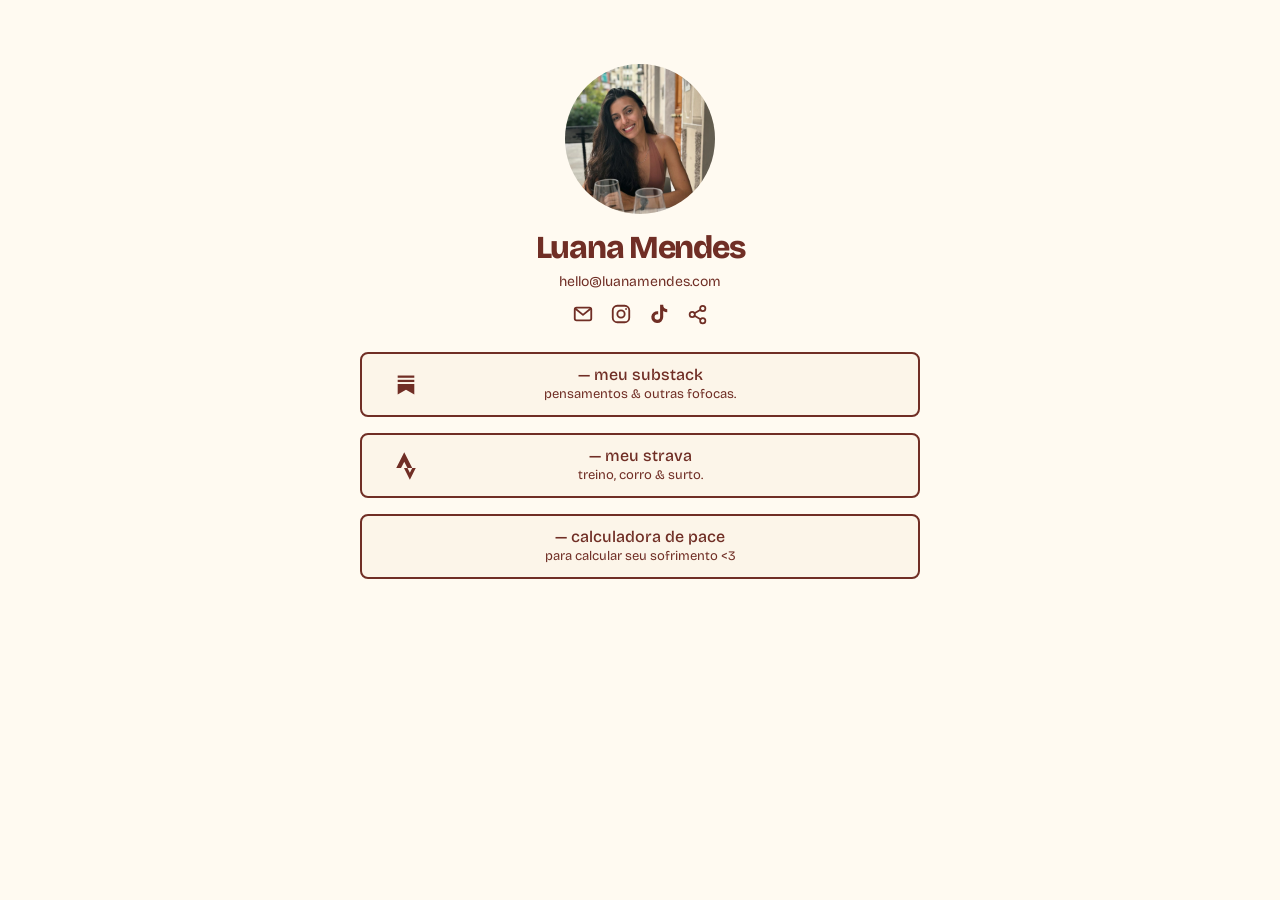
<file: index.html>
<!doctype html>
<html lang="pt-BR">
<head>
  <meta charset="utf-8">
  <meta name="viewport" content="width=device-width, initial-scale=1, viewport-fit=cover">
  <title>Luana Mendes</title>
  <meta name="description" content="Luana Mendes · Substack, Strava e calculadora de pace.">
  <meta name="theme-color" content="#FFFAF1">

  <meta property="og:type" content="website">
  <meta property="og:title" content="Luana Mendes">
  <meta property="og:description" content="Substack, Strava e calculadora de pace.">
  <meta property="og:url" content="https://luanamendes.com/">
  <meta property="og:image" content="https://luanamendes.com/portfolio/img/hero-luana.jpg">
  <link rel="icon" type="image/svg+xml" href="portfolio/img/favicon.svg">
  <link rel="icon" type="image/png" sizes="32x32" href="portfolio/img/favicon-32.png">
  <link rel="apple-touch-icon" href="portfolio/img/apple-touch-icon.png">

  <link rel="preconnect" href="https://fonts.googleapis.com">
  <link rel="preconnect" href="https://fonts.gstatic.com" crossorigin>
  <link rel="stylesheet" href="https://fonts.googleapis.com/css2?family=Bricolage+Grotesque:opsz,wght@12..96,400;12..96,500;12..96,600;12..96,800&display=swap">

  <link rel="stylesheet" href="style.css">
</head>
<body>
  <main class="page">


    <!-- Perfil -->
    <header class="profile">
      <img class="profile__photo" src="portfolio/img/hero-luana.jpg" width="150" height="150" alt="Luana Mendes">
      <h1 class="profile__name">Luana Mendes</h1>
      <button class="profile__email" id="copy-email" type="button" title="clique para copiar" data-email="hello@luanamendes.com">hello@luanamendes.com</button>
      <ul class="socials">
        <li>
          <a href="mailto:hello@luanamendes.com" aria-label="Mandar e-mail para hello@luanamendes.com">
            <svg viewBox="0 0 24 24" fill="none" stroke="currentColor" stroke-width="2" stroke-linejoin="round" aria-hidden="true"><rect x="3" y="5" width="18" height="14" rx="2"/><path d="m3.5 6 8.5 7 8.5-7"/></svg>
          </a>
        </li>
        <li>
          <a href="https://instagram.com/luuanamendes" target="_blank" rel="noopener" aria-label="Instagram @luuanamendes">
            <svg viewBox="0 0 24 24" fill="none" stroke="currentColor" stroke-width="2" aria-hidden="true"><rect x="3" y="3" width="18" height="18" rx="5"/><circle cx="12" cy="12" r="4"/><circle cx="17.5" cy="6.5" r="1" fill="currentColor" stroke="none"/></svg>
          </a>
        </li>
        <li>
          <a href="https://www.tiktok.com/@luuanamendesdaily" target="_blank" rel="noopener" aria-label="TikTok @luuanamendesdaily">
            <svg viewBox="0 0 24 24" aria-hidden="true"><path fill="currentColor" d="M16.6 2h-3.4v13.4a3 3 0 1 1-3-3c.3 0 .6 0 .9.1V9a6.5 6.5 0 1 0 5.5 6.4V8.8a8 8 0 0 0 4.4 1.3V6.7a4.4 4.4 0 0 1-4.4-4.4V2Z"/></svg>
          </a>
        </li>
        <li>
          <button class="share" id="share" type="button" aria-label="Compartilhar esta página" data-url="https://luanamendes.com/" data-title="Luana Mendes">
            <svg viewBox="0 0 24 24" fill="none" stroke="currentColor" stroke-width="2" stroke-linecap="round" stroke-linejoin="round" aria-hidden="true"><circle cx="18" cy="5" r="3"/><circle cx="6" cy="12" r="3"/><circle cx="18" cy="19" r="3"/><path d="m8.6 13.5 6.8 4M15.4 6.5l-6.8 4"/></svg>
          </button>
        </li>
      </ul>
    </header>

    <!-- Links -->
    <ul class="links">
      <li>
        <a class="link" href="https://substack.com/@luuanamendes" target="_blank" rel="noopener">
          <img class="link__icon" src="img/logo-sub.svg" alt="">
          <span class="link__title">— meu substack</span>
          <span class="link__sub">pensamentos &amp; outras fofocas.</span>
        </a>
      </li>
      <li>
        <a class="link" href="https://www.strava.com/athletes/127046075" target="_blank" rel="noopener">
          <img class="link__icon" src="img/logo-strava.svg" alt="">
          <span class="link__title">— meu strava</span>
          <span class="link__sub">treino, corro &amp; surto.</span>
        </a>
      </li>
      <li>
        <a class="link link--no-icon" href="https://pacera-theta.vercel.app/calculadora.html" target="_blank" rel="noopener">
          <span class="link__title">— calculadora de pace</span>
          <span class="link__sub">para calcular seu sofrimento &lt;3</span>
        </a>
      </li>
    </ul>

  </main>

  <div class="toast" id="toast" role="status" aria-live="polite" hidden>link copiado ✓</div>

  <script src="script.js"></script>
</body>
</html>
</file>
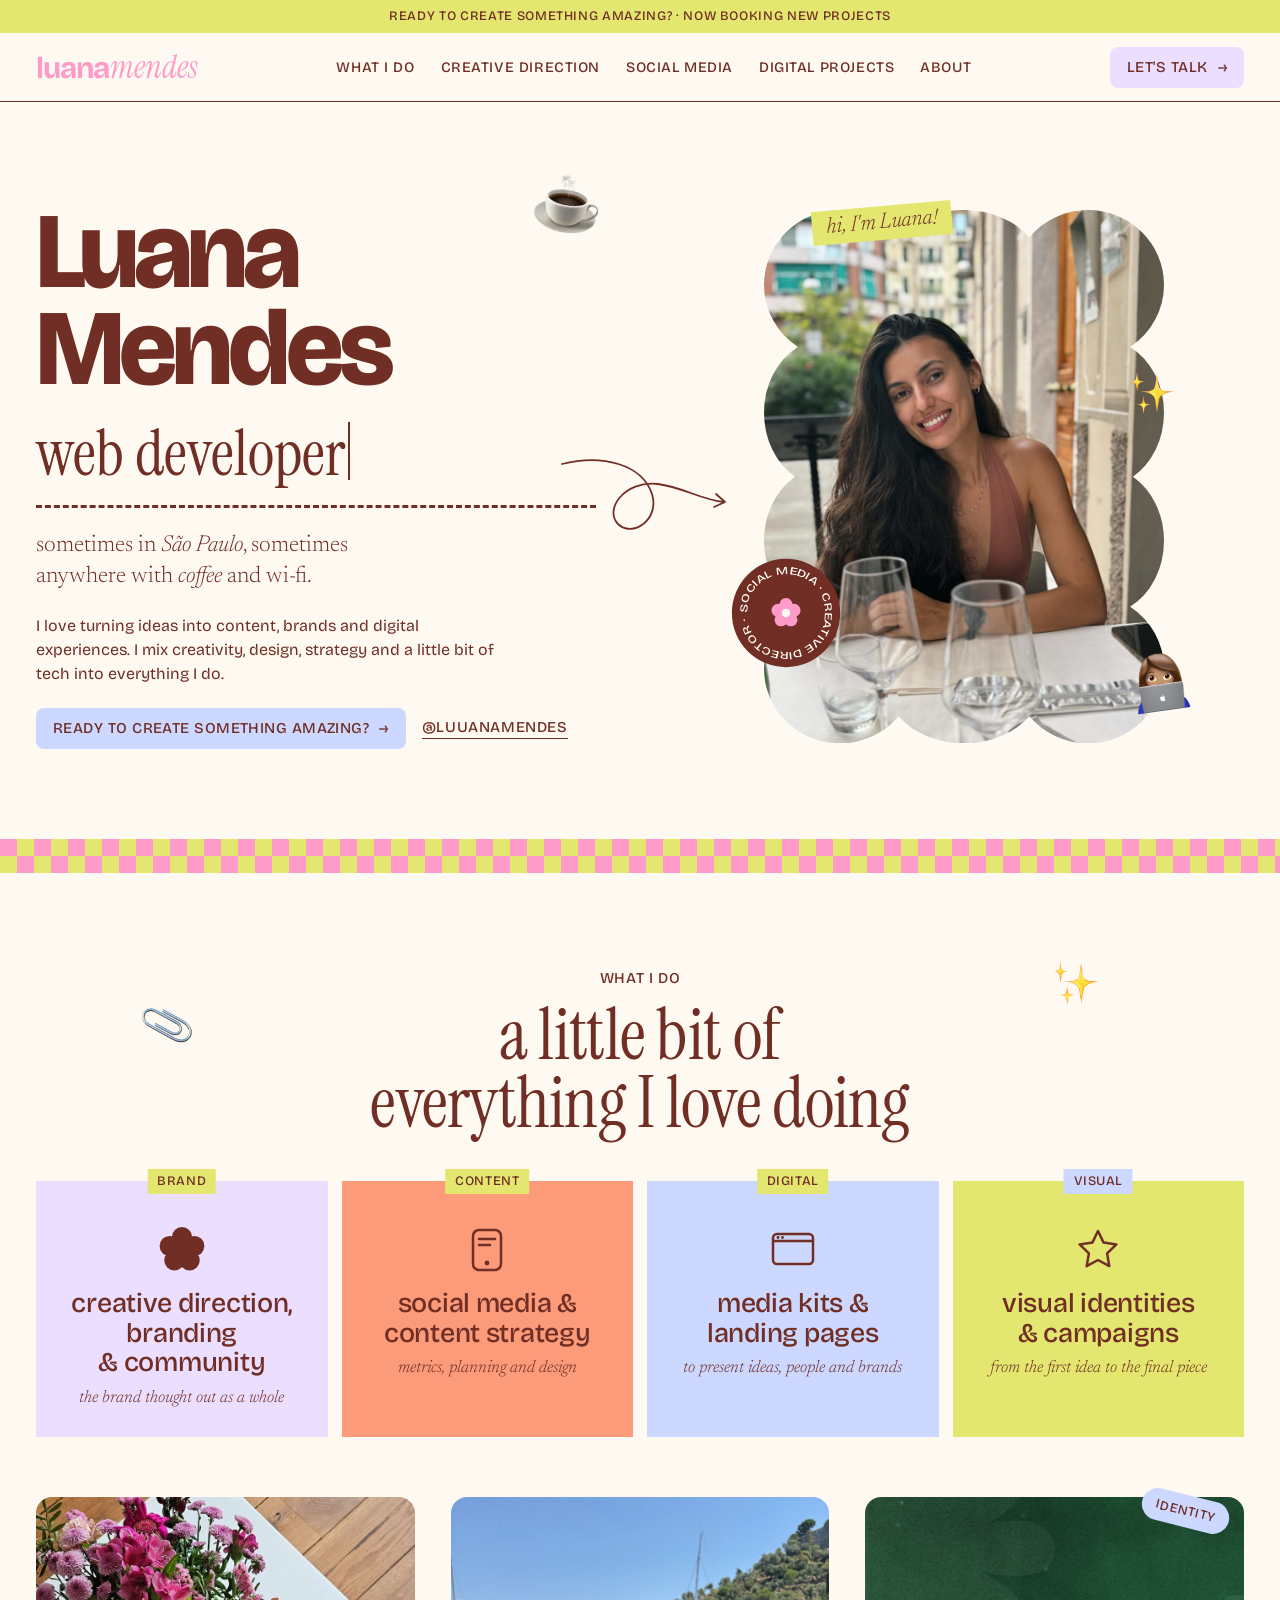
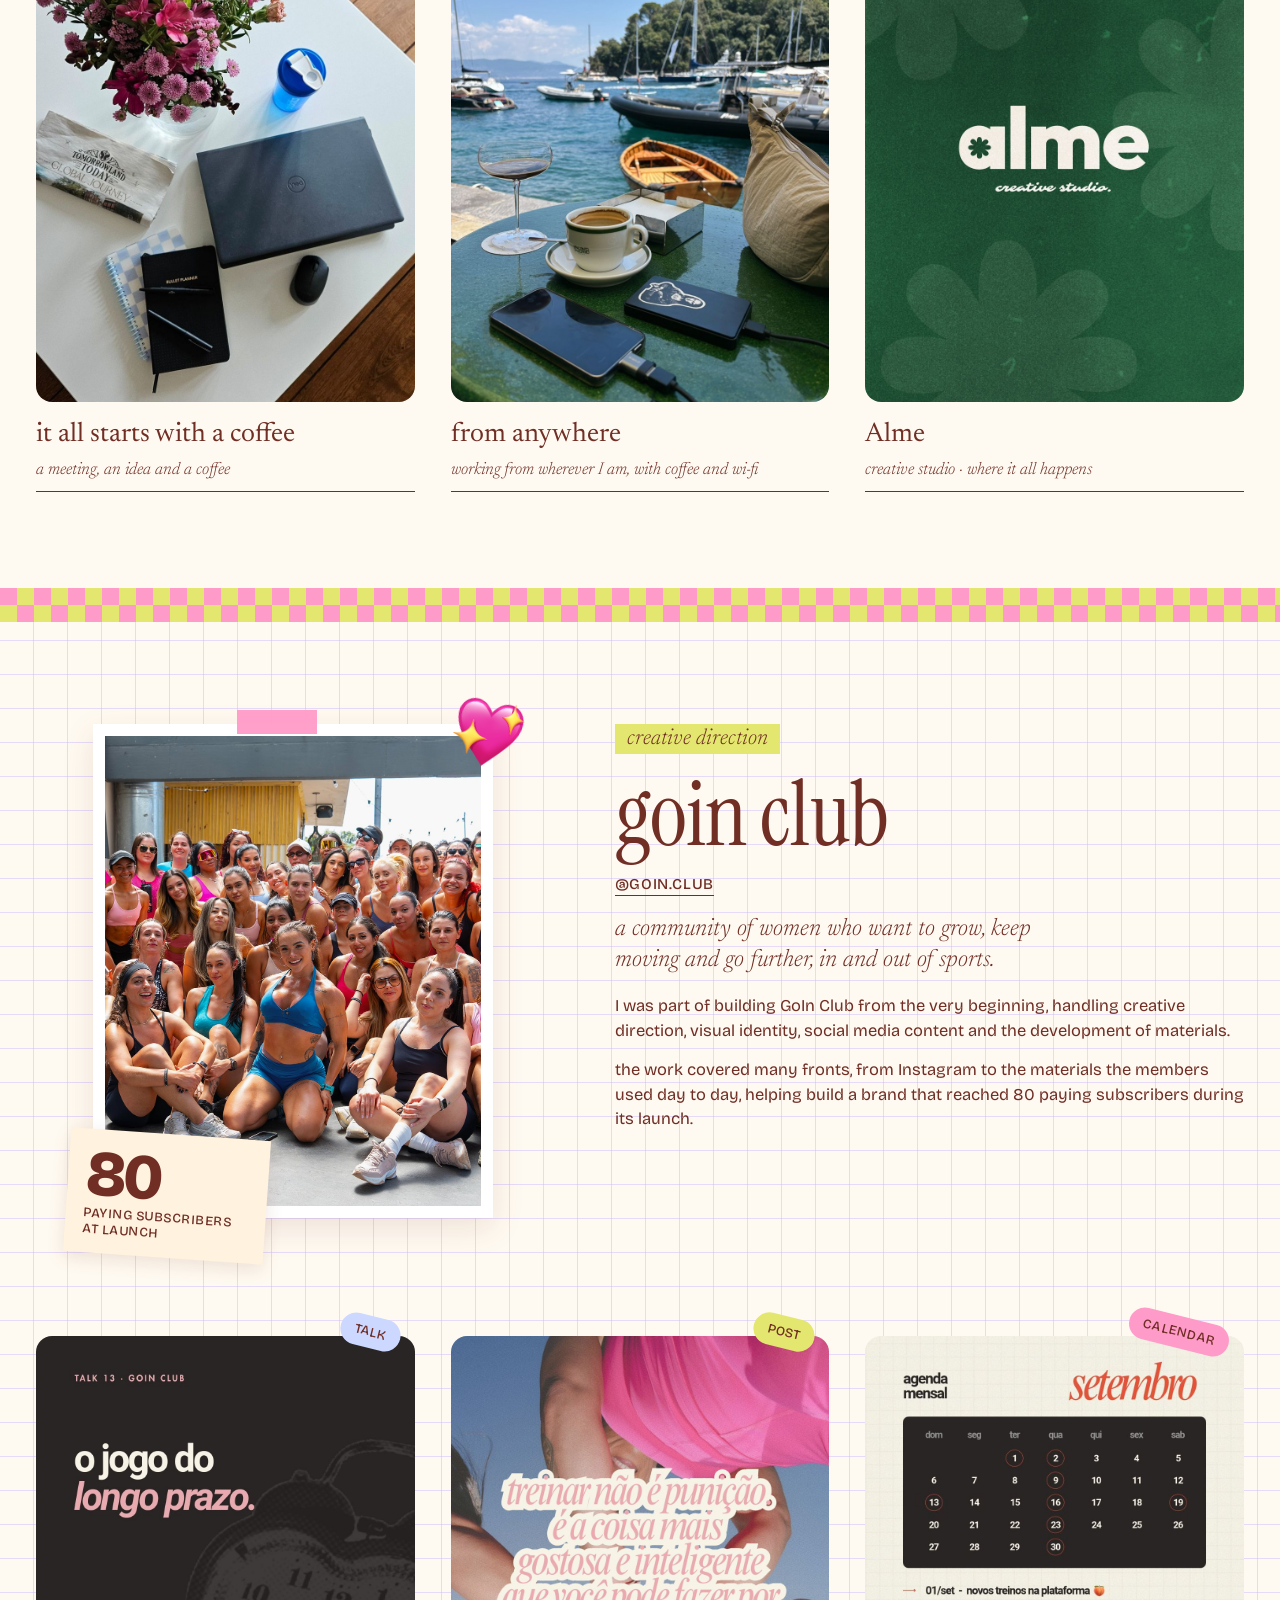
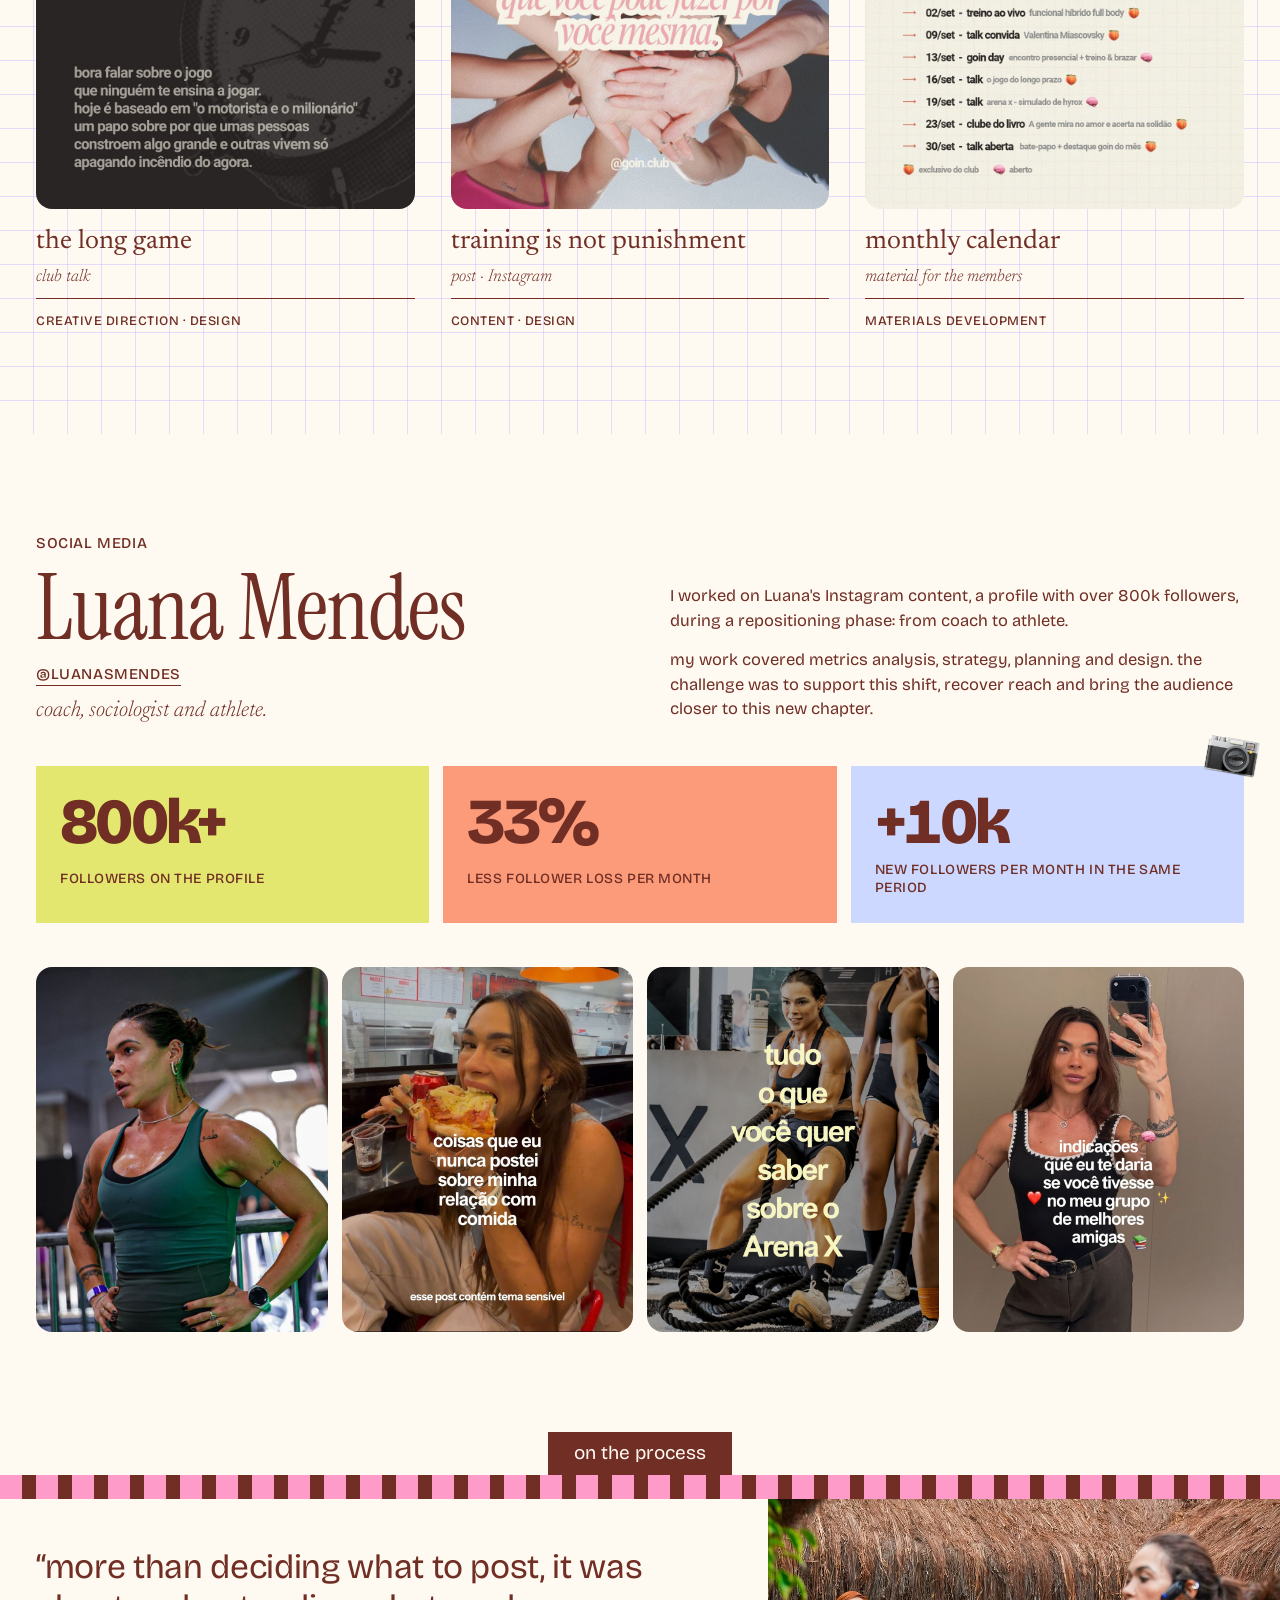
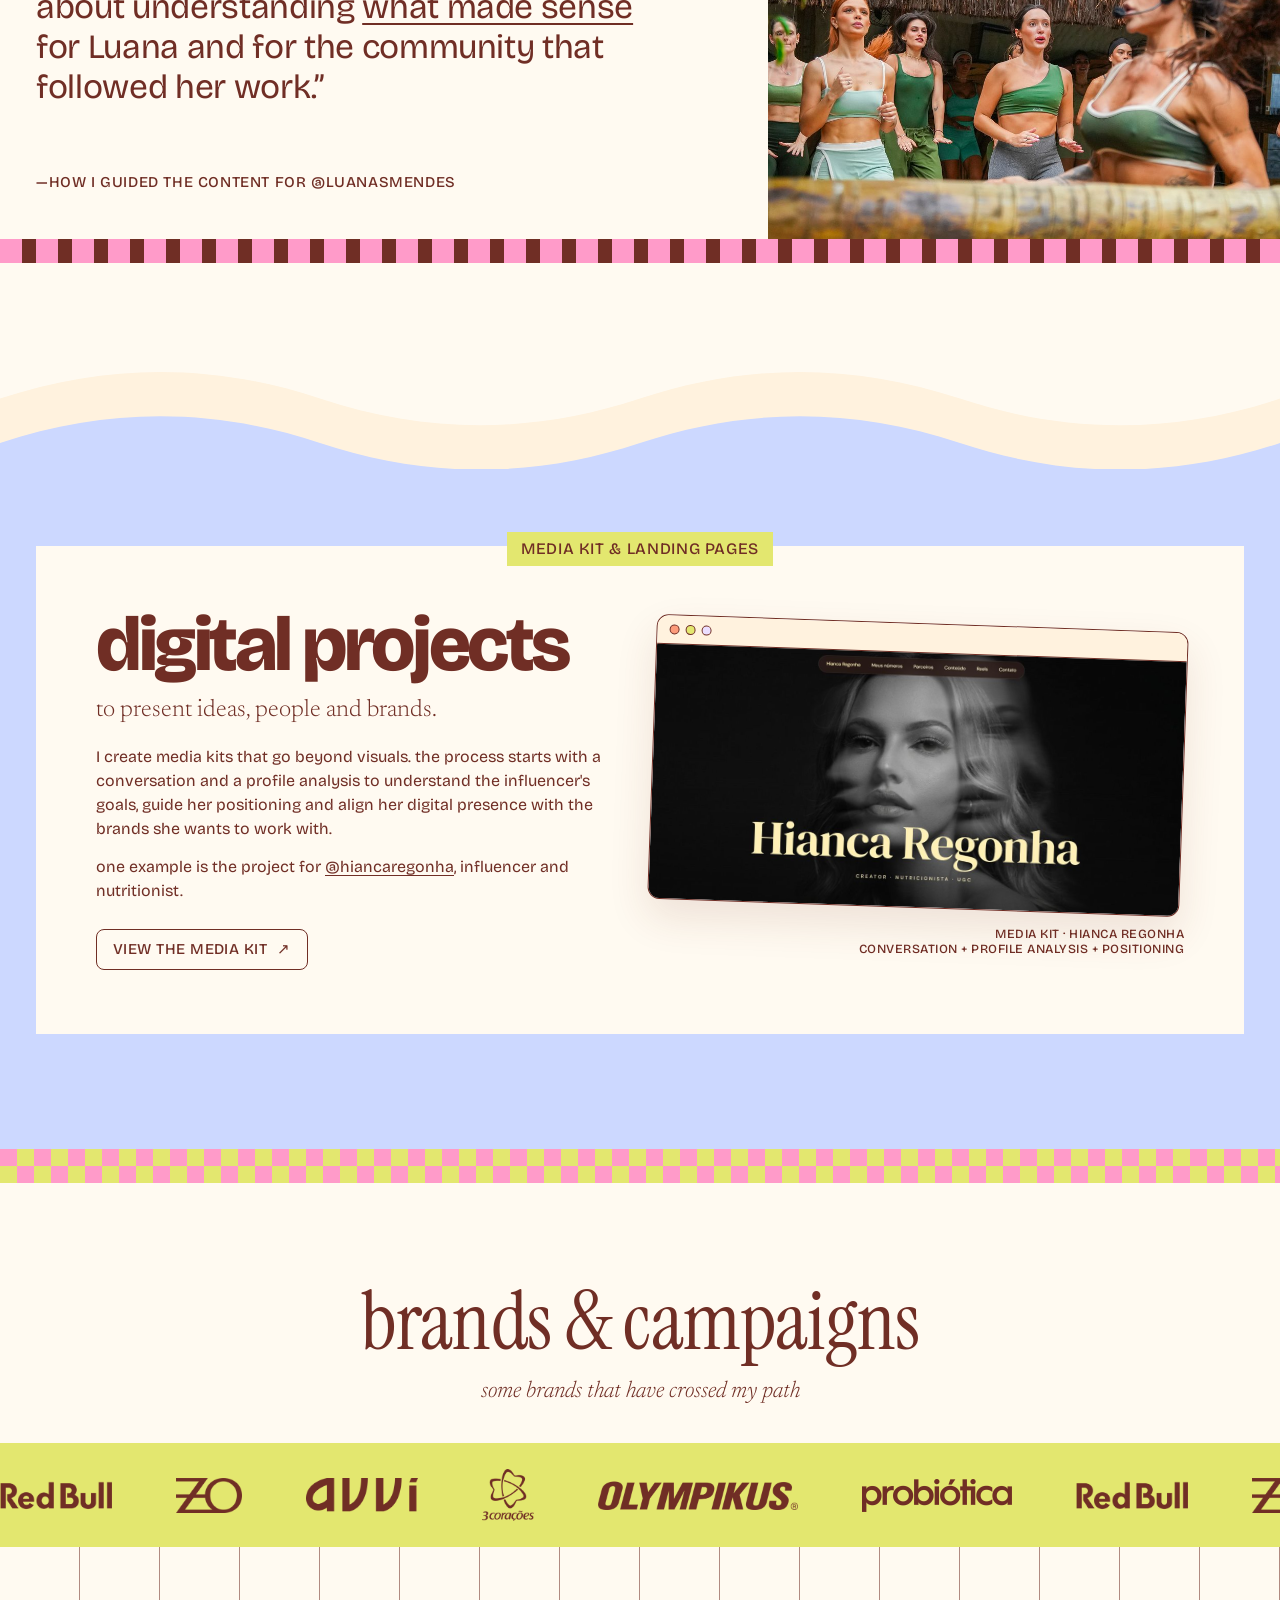
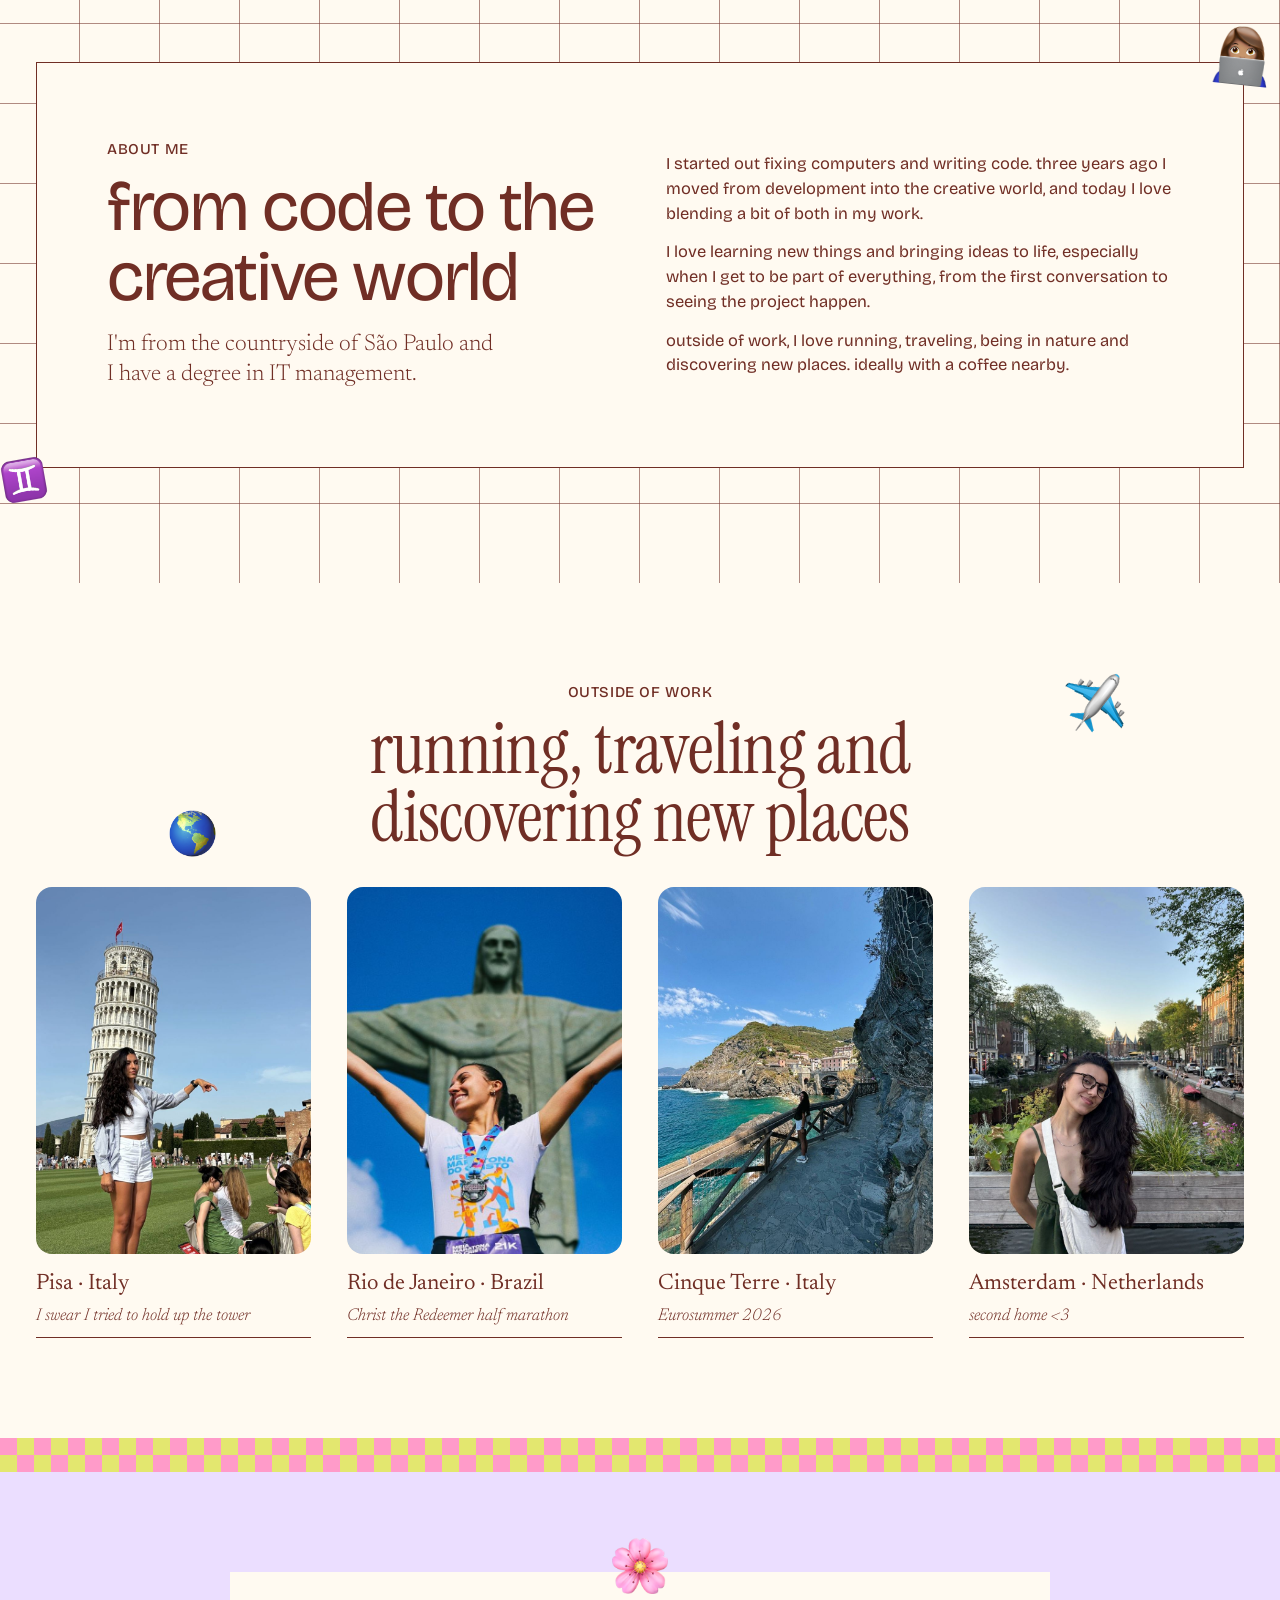
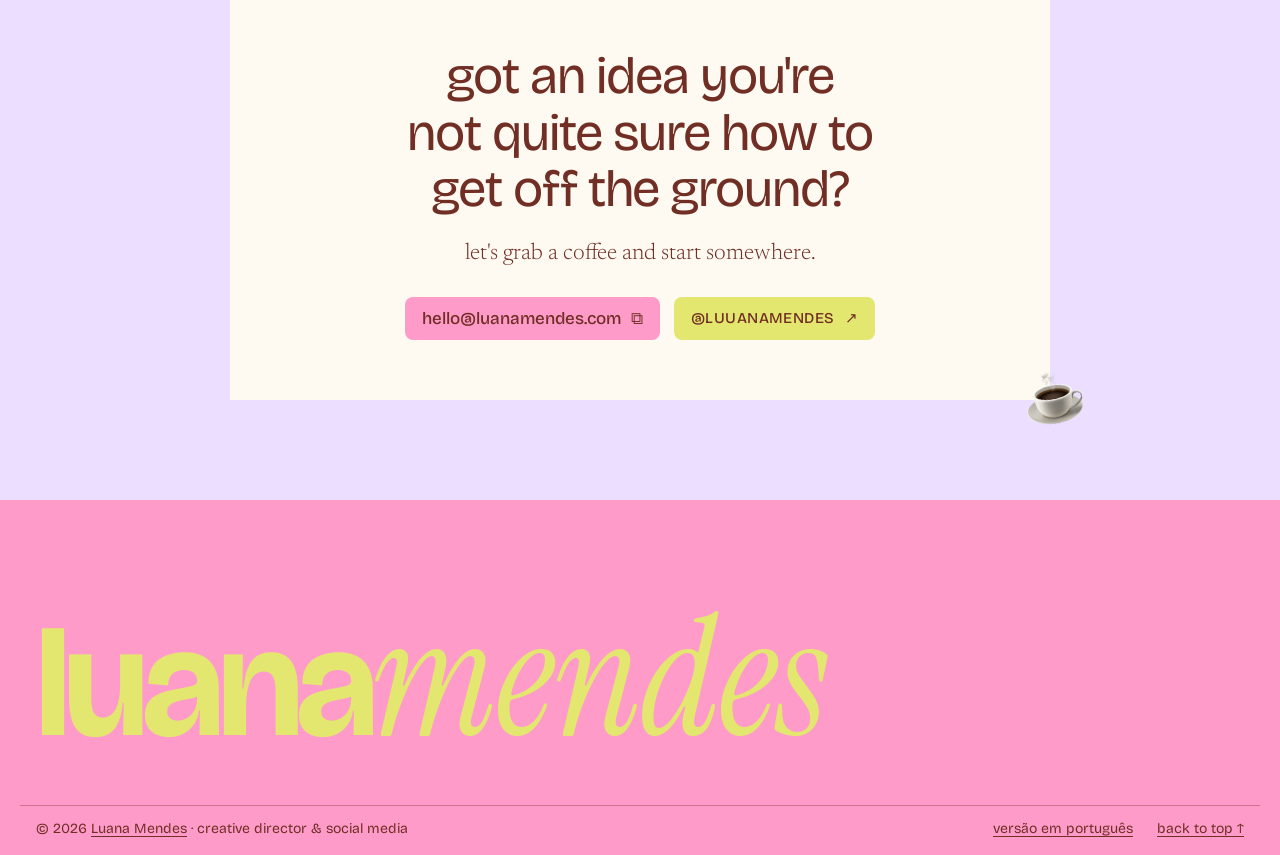
<file: portfolio-en/index.html>
<!doctype html>
<html lang="en">
<head>
  <meta charset="utf-8">
  <meta name="viewport" content="width=device-width, initial-scale=1, viewport-fit=cover">
  <title>Luana Mendes Portfolio</title>
  <meta name="description" content="Luana Mendes · creative director & social media. Creative direction, branding, social media, media kits and landing pages.">
  <meta name="theme-color" content="#FFFAF1">
  <link rel="canonical" href="https://luanamendes.com/portfolio-en/">

  <!-- Capa para links compartilhados (WhatsApp, Instagram, LinkedIn...) -->
  <meta property="og:type" content="website">
  <meta property="og:url" content="https://luanamendes.com/portfolio-en/">
  <meta property="og:locale" content="en_US">
  <meta property="og:title" content="Luana Mendes · portfolio">
  <meta property="og:description" content="Creative director & social media. Creative direction, branding, social media, media kits and landing pages.">
  <meta property="og:image" content="https://luanamendes.com/portfolio/img/og-cover.jpg">
  <meta property="og:image:width" content="1200">
  <meta property="og:image:height" content="630">
  <meta property="og:image:alt" content="Cover of Luana Mendes' portfolio, creative director and social media">
  <meta name="twitter:card" content="summary_large_image">
  <meta name="twitter:image" content="https://luanamendes.com/portfolio/img/og-cover.jpg">

  <!-- Ícone da aba -->
  <link rel="icon" type="image/svg+xml" href="../portfolio/img/favicon.svg">
  <link rel="icon" type="image/png" sizes="32x32" href="../portfolio/img/favicon-32.png">
  <link rel="apple-touch-icon" href="../portfolio/img/apple-touch-icon.png">

  <!-- Fontes -->
  <link rel="preconnect" href="https://fonts.googleapis.com">
  <link rel="preconnect" href="https://fonts.gstatic.com" crossorigin>
  <link rel="stylesheet" href="https://fonts.googleapis.com/css2?family=Bricolage+Grotesque:opsz,wght@12..96,400;12..96,500;12..96,700;12..96,800&family=Instrument+Serif:ital@0;1&family=Newsreader:ital,opsz,wght@0,6..72,300;0,6..72,400;1,6..72,300;1,6..72,400&display=swap">

  <link rel="alternate" hreflang="pt-BR" href="https://luanamendes.com/portfolio/">

  <link rel="stylesheet" href="../portfolio/style.css">
</head>
<body>

  <!-- Formas reutilizadas: recorte da foto e flor -->
  <svg width="0" height="0" style="position:absolute" aria-hidden="true">
    <defs>
      <clipPath id="cloud" clipPathUnits="objectBoundingBox">
        <rect x=".15" y=".11" width=".7" height=".78"/>
        <ellipse cx=".19" cy=".14" rx=".19" ry=".14"/>
        <ellipse cx=".5" cy=".12" rx=".2" ry=".12"/>
        <ellipse cx=".81" cy=".14" rx=".19" ry=".14"/>
        <ellipse cx=".16" cy=".38" rx=".16" ry=".14"/>
        <ellipse cx=".84" cy=".38" rx=".16" ry=".14"/>
        <ellipse cx=".16" cy=".62" rx=".16" ry=".14"/>
        <ellipse cx=".84" cy=".62" rx=".16" ry=".14"/>
        <ellipse cx=".19" cy=".86" rx=".19" ry=".14"/>
        <ellipse cx=".5" cy=".88" rx=".2" ry=".12"/>
        <ellipse cx=".81" cy=".86" rx=".19" ry=".14"/>
      </clipPath>
      <symbol id="flower" viewBox="0 0 100 100">
        <circle cx="50" cy="22" r="22"/>
        <circle cx="76.6" cy="41.3" r="22"/>
        <circle cx="66.5" cy="72.7" r="22"/>
        <circle cx="33.5" cy="72.7" r="22"/>
        <circle cx="23.4" cy="41.3" r="22"/>
        <circle cx="50" cy="50" r="26"/>
      </symbol>
    </defs>
  </svg>

  <!-- Barra de aviso -->
  <div class="announce">
    <span>ready to create something amazing?</span><span class="desktop-only"> · </span><span>now booking new projects</span>
  </div>

  <!-- Menu -->
  <header class="site-header">
    <div class="wrap">
      <a class="logo" href="#topo" aria-label="Luana Mendes, home"><b>luana</b><i>mendes</i></a>
      <nav aria-label="Sections">
        <ul class="nav-links">
          <li><a href="#projetos">what I do</a></li>
          <li><a href="#goin">creative direction</a></li>
          <li><a href="#social">social media</a></li>
          <li><a href="#mediakit">digital projects</a></li>
          <li><a href="#sobre">about</a></li>
        </ul>
      </nav>
      <a class="btn btn--talk" href="#contato"><span>let's<br class="mobile-only"> talk</span> <span class="btn__arrow">→</span></a>
    </div>
  </header>

  <main id="topo">

    <!-- Capa -->
    <section class="hero">
      <div class="wrap">
        <div class="hero__text">
          <img class="emoji emoji--hero-coffee" src="../portfolio/img/emoji-cafe.png" alt="" aria-hidden="true">
          <h1 class="hero__title">Luana<br>Mendes</h1>
          <p class="typer" aria-label="web developer, creative director and social media">
            <span id="typer-text" data-words="web developer|creative director|social media">web developer</span><span class="typer__cursor" aria-hidden="true"></span>
          </p>
          <p class="hero__lede">sometimes in <em>São Paulo</em>, sometimes anywhere with <em>coffee</em> and wi-fi.</p>
          <p class="hero__intro">I love turning ideas into content, brands and digital experiences. I mix creativity, design, strategy and a little bit of tech into everything I do.</p>
          <div class="hero__actions">
            <a class="btn btn--blue" href="#contato">ready to create something amazing? <span class="btn__arrow">→</span></a>
            <a class="handle" href="https://instagram.com/luuanamendes" target="_blank" rel="noopener">@luuanamendes</a>
          </div>
          <svg class="hero__squiggle" viewBox="0 0 170 100" fill="none" aria-hidden="true">
            <path d="M2 20c40-10 80 0 90 30 8 26-20 44-34 30-14-14 6-44 40-40 24 3 44 16 66 18" stroke="currentColor" stroke-width="1.8" stroke-linecap="round"/>
            <path d="M156 50l9 8-11 5" stroke="currentColor" stroke-width="1.8" stroke-linecap="round" stroke-linejoin="round"/>
          </svg>
        </div>

        <div class="hero__photo">
          <span class="hero__hi">hi, I'm Luana!</span>
          <img class="emoji emoji--hero-shine" src="../portfolio/img/emoji-shine.png" alt="" aria-hidden="true">
          <img class="emoji emoji--hero-tech emoji--desktop" src="../portfolio/img/emoji-tech.png" alt="" aria-hidden="true">
          <div class="hero__cloud">
            <img src="../portfolio/img/hero-luana.jpg" alt="Luana smiling at a restaurant table">
          </div>
          <div class="seal" aria-hidden="true">
            <svg viewBox="0 0 120 120">
              <defs>
                <path id="seal-ring" d="M60 60m-42 0a42 42 0 1 1 84 0a42 42 0 1 1-84 0"/>
              </defs>
              <circle cx="60" cy="60" r="58" fill="#702E25"/>
              <text fill="#FFFAF1" font-family="Bricolage Grotesque, Arial" font-size="11.5" font-weight="500" textLength="258" lengthAdjust="spacingAndGlyphs">
                <textPath href="#seal-ring" textLength="258" lengthAdjust="spacingAndGlyphs">SOCIAL MEDIA · CREATIVE DIRECTOR ·</textPath>
              </text>
              <use href="#flower" x="44" y="44" width="32" height="32" fill="#FF9BC9"/>
              <circle cx="60" cy="60" r="4.5" fill="#FFFAF1"/>
            </svg>
          </div>
        </div>
      </div>
    </section>

    <div class="checker" aria-hidden="true"></div>

    <!-- O que eu faço -->
    <section class="services" id="projetos">
      <div class="wrap">
        <div class="section-head">
          <p class="eyebrow">what I do</p>
          <h2 class="serif-title">a little bit of everything I love doing</h2>
          <img class="emoji emoji--services-shine" src="../portfolio/img/emoji-shine.png" alt="" aria-hidden="true">
          <img class="emoji emoji--services-clip emoji--desktop" src="../portfolio/img/emoji-paperclip.png" alt="" aria-hidden="true">
        </div>

        <div class="services__grid">
          <article class="service service--lavender">
            <span class="tag">brand</span>
            <svg class="service__icon" viewBox="0 0 46 46" aria-hidden="true"><use href="#flower" width="46" height="46" fill="currentColor"/></svg>
            <h3>creative direction, branding &amp; community</h3>
            <p>the brand thought out as a whole</p>
          </article>
          <article class="service service--coral">
            <span class="tag">content</span>
            <svg class="service__icon" viewBox="0 0 46 46" fill="none" stroke="currentColor" stroke-width="2.5" stroke-linecap="round" aria-hidden="true">
              <rect x="9" y="3" width="28" height="40" rx="6"/>
              <path d="M15 12h16M15 18h11"/>
              <circle cx="23" cy="36" r="2.4" fill="currentColor" stroke="none"/>
            </svg>
            <h3>social media &amp; content strategy</h3>
            <p>metrics, planning and design</p>
          </article>
          <article class="service service--blue">
            <span class="tag">digital</span>
            <svg class="service__icon" viewBox="0 0 46 46" fill="none" stroke="currentColor" stroke-width="2.5" aria-hidden="true">
              <rect x="3" y="7" width="40" height="30" rx="4"/>
              <path d="M3 14h40"/>
              <circle cx="8" cy="10.5" r="1.4" fill="currentColor" stroke="none"/>
              <circle cx="12.5" cy="10.5" r="1.4" fill="currentColor" stroke="none"/>
            </svg>
            <h3>media kits &amp; landing pages</h3>
            <p>to present ideas, people and brands</p>
          </article>
          <article class="service service--lime">
            <span class="tag">visual</span>
            <svg class="service__icon" viewBox="0 0 46 46" fill="none" stroke="currentColor" stroke-width="2.5" stroke-linejoin="round" aria-hidden="true">
              <path d="M23 4l5.6 11.6 12.8 1.8-9.3 9 2.2 12.7L23 33l-11.3 6.1 2.2-12.7-9.3-9 12.8-1.8z"/>
            </svg>
            <h3>visual identities &amp; campaigns</h3>
            <p>from the first idea to the final piece</p>
          </article>
        </div>

        <div class="cards">
          <div class="card">
            <div class="card__media"><img src="../portfolio/img/servico-processo.jpg" alt="Work desk with laptop, notebook and flowers"></div>
            <h3 class="card__title">it all starts with a coffee</h3>
            <p class="card__caption">a meeting, an idea and a coffee</p>
          </div>
          <div class="card">
            <div class="card__media"><img src="../portfolio/img/servico-qualquer-lugar.jpg" alt="Coffee and phone on a table by a harbor"></div>
            <h3 class="card__title">from anywhere</h3>
            <p class="card__caption card__caption--one-line">working from wherever I am, with coffee and wi-fi</p>
          </div>
          <div class="card">
            <div class="card__frame card__frame--flush">
              <span class="card__flag">identity</span>
              <div class="card__media"><img src="../portfolio/img/servico-alme.jpg" alt="Alme creative studio visual identity on a green background"></div>
            </div>
            <h3 class="card__title">Alme</h3>
            <p class="card__caption">creative studio · where it all happens</p>
          </div>
        </div>
      </div>
    </section>

    <div class="checker" aria-hidden="true"></div>

    <!-- GoIn Club -->
    <section class="goin" id="goin">
      <div class="wrap">
        <div class="goin__top">
          <div class="taped">
            <img class="taped__photo" src="../portfolio/img/goin-encontro.jpg" alt="GoIn Club meetup with the members together">
            <img class="emoji emoji--goin-heart" src="../portfolio/img/emoji-heart.png" alt="" aria-hidden="true">
            <div class="note"><strong>80</strong><span>paying subscribers at launch</span></div>
          </div>
          <div class="goin__text">
            <span class="tag">creative direction</span>
            <h2 class="serif-title">goin club</h2>
            <a class="handle" href="https://instagram.com/goin.club" target="_blank" rel="noopener">@goin.club</a>
            <p class="goin__sub">a community of women who want to grow, keep moving and go further, in and out of sports.</p>
            <div class="prose">
              <p>I was part of building GoIn Club from the very beginning, handling creative direction, visual identity, social media content and the development of materials.</p>
              <p>the work covered many fronts, from Instagram to the materials the members used day to day, helping build a brand that reached 80 paying subscribers during its launch.</p>
            </div>
          </div>
        </div>

        <div class="cards">
          <div class="card">
            <div class="card__frame">
              <span class="card__flag">talk</span>
              <div class="card__media card__media--portrait"><img src="../portfolio/img/goin-talk-longo-prazo.jpg" alt="Cover of the talk the long game"></div>
            </div>
            <h3 class="card__title">the long game</h3>
            <p class="card__caption">club talk</p>
            <p class="card__meta">creative direction · design</p>
          </div>
          <div class="card">
            <div class="card__frame">
              <span class="card__flag card__flag--lime">post</span>
              <div class="card__media card__media--portrait"><img src="../portfolio/img/goin-post-treinar.jpg" alt="Post: training is not punishment"></div>
            </div>
            <h3 class="card__title">training is not punishment</h3>
            <p class="card__caption">post · Instagram</p>
            <p class="card__meta">content · design</p>
          </div>
          <div class="card">
            <div class="card__frame">
              <span class="card__flag card__flag--pink">calendar</span>
              <div class="card__media card__media--portrait"><img src="../portfolio/img/goin-agenda-setembro.jpg" alt="The club's september monthly calendar"></div>
            </div>
            <h3 class="card__title">monthly calendar</h3>
            <p class="card__caption">material for the members</p>
            <p class="card__meta">materials development</p>
          </div>
        </div>
      </div>
    </section>

    <!-- Social media -->
    <section class="social" id="social">
      <div class="wrap">
        <div class="social__head">
          <div class="social__who">
            <p class="eyebrow">social media</p>
            <h2 class="serif-title">Luana Mendes</h2>
            <a class="handle" href="https://instagram.com/luanasmendes" target="_blank" rel="noopener">@luanasmendes</a>
            <p class="social__sub">coach, sociologist and athlete.</p>
          </div>
          <div class="prose">
            <p>I worked on Luana's Instagram content, a profile with over 800k followers, during a repositioning phase: from coach to athlete.</p>
            <p>my work covered metrics analysis, strategy, planning and design. the challenge was to support this shift, recover reach and bring the audience closer to this new chapter.</p>
          </div>
        </div>

        <div class="stats">
          <img class="emoji emoji--stats-camera" src="../portfolio/img/emoji-foto.png" alt="" aria-hidden="true">
          <div class="stat stat--lime"><strong>800k+</strong><span>followers on the profile</span></div>
          <div class="stat stat--coral"><strong>33%</strong><span>less follower loss per month</span></div>
          <div class="stat stat--blue"><strong>+10k</strong><span>new followers per month in the same period</span></div>
        </div>

        <div class="posts">
          <div class="posts__item"><img src="../portfolio/img/social-atleta.jpg" alt="Luana posing as an athlete during a race"></div>
          <div class="posts__item"><img src="../portfolio/img/social-post-comida.jpg" alt="Post: things I never posted about my relationship with food"></div>
          <div class="posts__item"><img src="../portfolio/img/social-post-arena-x.jpg" alt="Post: everything you want to know about Arena X"></div>
          <div class="posts__item"><img src="../portfolio/img/social-post-indicacoes.jpg" alt="Post: recommendations I would give you if you were in my best friends group"></div>
        </div>
      </div>

      <div class="quote-band">
        <p class="banner">on the process</p>
        <div class="stripes" aria-hidden="true"></div>
        <div class="quote">
          <div class="quote__text">
            <blockquote>“more than deciding what to post, it was about understanding <u>what made sense</u> for Luana and for the community that followed her work.”</blockquote>
            <cite>—how I guided the content for @luanasmendes</cite>
          </div>
          <div class="quote__image">
            <img src="../portfolio/img/social-processo.jpg" alt="Luana Mendes leading a group workout">
          </div>
        </div>
        <div class="stripes" aria-hidden="true"></div>
      </div>
    </section>

    <!-- Media kit -->
    <section class="mediakit" id="mediakit">
      <svg class="wave" viewBox="0 0 1440 120" preserveAspectRatio="none" aria-hidden="true">
        <rect class="wave__top" width="1440" height="120"/>
        <path class="wave__middle" d="M0 40 C120 0 240 0 360 40 S600 80 720 40 960 0 1080 40 1320 80 1440 40 V120 H0Z"/>
        <path class="wave__bottom" d="M0 90 C120 50 240 50 360 90 S600 130 720 90 960 50 1080 90 1320 130 1440 90 V120 H0Z"/>
      </svg>
      <div class="wrap">
        <div class="mediakit__card">
          <span class="mediakit__ribbon">media kit &amp; landing pages</span>
          <div>
            <h2>digital projects</h2>
            <p class="mediakit__sub">to present ideas, people and brands.</p>
            <div class="prose">
              <p>I create media kits that go beyond visuals. the process starts with a conversation and a profile analysis to understand the influencer's goals, guide her positioning and align her digital presence with the brands she wants to work with.</p>
              <p>one example is the project for <a href="https://instagram.com/hiancaregonha" target="_blank" rel="noopener">@hiancaregonha</a>, influencer and nutritionist.</p>
            </div>
            <a class="btn btn--outline" href="https://mediakit-hiancaregonha.vercel.app/" target="_blank" rel="noopener">view the media kit <span class="btn__arrow">↗</span></a>
          </div>
          <div>
            <a class="browser" href="https://mediakit-hiancaregonha.vercel.app/" target="_blank" rel="noopener" aria-label="Open Hianca Regonha's media kit">
              <div class="browser__bar" aria-hidden="true"><i></i><i></i><i></i></div>
              <img src="../portfolio/img/mediakit-hianca-regonha.jpg" alt="Hianca Regonha's media kit, home page">
            </a>
            <p class="mediakit__note">media kit · Hianca Regonha<br>conversation + profile analysis + positioning</p>
          </div>
        </div>
      </div>
    </section>

    <div class="checker" aria-hidden="true"></div>

    <!-- Marcas -->
    <section class="brands" id="marcas">
      <div class="wrap">
        <div class="section-head">
          <h2 class="serif-title">brands &amp; campaigns</h2>
          <p class="brands__sub">some brands that have crossed my path</p>
        </div>
      </div>
      <div class="marquee" role="img" aria-label="Brands: Avvi, Probiótica, Olympikus, Red Bull, 3 Corações and Zeno">
        <!-- dois grupos iguais (cada um com a lista 3x, mais largo que qualquer tela):
             o trilho anda exatamente a largura de um grupo e recomeça sem deixar buraco -->
        <div class="marquee__track" aria-hidden="true">
          <ul class="marquee__group">
            <li><img src="../portfolio/img/marca-red-bull.png" width="112" height="40" alt=""></li>
            <li><img src="../portfolio/img/marca-zeno.png" width="66" height="40" alt=""></li>
            <li><img src="../portfolio/img/marca-avvi.png" width="112" height="40" alt=""></li>
            <li><img class="logo-tall" src="../portfolio/img/marca-3-coracoes.png" width="52" height="52" alt=""></li>
            <li><img src="../portfolio/img/marca-olympikus.png" width="200" height="40" alt=""></li>
            <li><img src="../portfolio/img/marca-probiotica.png" width="150" height="40" alt=""></li>
            <li><img src="../portfolio/img/marca-red-bull.png" width="112" height="40" alt=""></li>
            <li><img src="../portfolio/img/marca-zeno.png" width="66" height="40" alt=""></li>
            <li><img src="../portfolio/img/marca-avvi.png" width="112" height="40" alt=""></li>
            <li><img class="logo-tall" src="../portfolio/img/marca-3-coracoes.png" width="52" height="52" alt=""></li>
            <li><img src="../portfolio/img/marca-olympikus.png" width="200" height="40" alt=""></li>
            <li><img src="../portfolio/img/marca-probiotica.png" width="150" height="40" alt=""></li>
            <li><img src="../portfolio/img/marca-red-bull.png" width="112" height="40" alt=""></li>
            <li><img src="../portfolio/img/marca-zeno.png" width="66" height="40" alt=""></li>
            <li><img src="../portfolio/img/marca-avvi.png" width="112" height="40" alt=""></li>
            <li><img class="logo-tall" src="../portfolio/img/marca-3-coracoes.png" width="52" height="52" alt=""></li>
            <li><img src="../portfolio/img/marca-olympikus.png" width="200" height="40" alt=""></li>
            <li><img src="../portfolio/img/marca-probiotica.png" width="150" height="40" alt=""></li>
          </ul>
          <ul class="marquee__group">
            <li><img src="../portfolio/img/marca-red-bull.png" width="112" height="40" alt=""></li>
            <li><img src="../portfolio/img/marca-zeno.png" width="66" height="40" alt=""></li>
            <li><img src="../portfolio/img/marca-avvi.png" width="112" height="40" alt=""></li>
            <li><img class="logo-tall" src="../portfolio/img/marca-3-coracoes.png" width="52" height="52" alt=""></li>
            <li><img src="../portfolio/img/marca-olympikus.png" width="200" height="40" alt=""></li>
            <li><img src="../portfolio/img/marca-probiotica.png" width="150" height="40" alt=""></li>
            <li><img src="../portfolio/img/marca-red-bull.png" width="112" height="40" alt=""></li>
            <li><img src="../portfolio/img/marca-zeno.png" width="66" height="40" alt=""></li>
            <li><img src="../portfolio/img/marca-avvi.png" width="112" height="40" alt=""></li>
            <li><img class="logo-tall" src="../portfolio/img/marca-3-coracoes.png" width="52" height="52" alt=""></li>
            <li><img src="../portfolio/img/marca-olympikus.png" width="200" height="40" alt=""></li>
            <li><img src="../portfolio/img/marca-probiotica.png" width="150" height="40" alt=""></li>
            <li><img src="../portfolio/img/marca-red-bull.png" width="112" height="40" alt=""></li>
            <li><img src="../portfolio/img/marca-zeno.png" width="66" height="40" alt=""></li>
            <li><img src="../portfolio/img/marca-avvi.png" width="112" height="40" alt=""></li>
            <li><img class="logo-tall" src="../portfolio/img/marca-3-coracoes.png" width="52" height="52" alt=""></li>
            <li><img src="../portfolio/img/marca-olympikus.png" width="200" height="40" alt=""></li>
            <li><img src="../portfolio/img/marca-probiotica.png" width="150" height="40" alt=""></li>
          </ul>
        </div>
      </div>
    </section>

    <!-- Sobre mim -->
    <section class="about" id="sobre">
      <div class="wrap">
        <div class="about__card">
          <div>
            <img class="emoji emoji--about-tech" src="../portfolio/img/emoji-tech.png" alt="" aria-hidden="true">
            <img class="emoji emoji--about-gemini emoji--desktop" src="../portfolio/img/emoji-gemini.png" alt="" aria-hidden="true">
            <p class="eyebrow">about me</p>
            <h2>from code to the creative world</h2>
            <p class="about__sub">I'm from the countryside of São Paulo and I have a degree in IT management.</p>
          </div>
          <div class="prose">
            <p>I started out fixing computers and writing code. three years ago I moved from development into the creative world, and today I love blending a bit of both in my work.</p>
            <p>I love learning new things and bringing ideas to life, especially when I get to be part of everything, from the first conversation to seeing the project happen.</p>
            <p>outside of work, I love running, traveling, being in nature and discovering new places. ideally with a coffee nearby.</p>
          </div>
        </div>
      </div>
    </section>

    <!-- Fora do trabalho -->
    <section class="travel">
      <div class="wrap">
        <div class="section-head">
          <p class="eyebrow">outside of work</p>
          <h2 class="serif-title">running, traveling and discovering new places</h2>
          <img class="emoji emoji--travel-plane" src="../portfolio/img/emoji-plane.png" alt="" aria-hidden="true">
          <img class="emoji emoji--travel-world emoji--desktop" src="../portfolio/img/emoji-mundo.png" alt="" aria-hidden="true">
        </div>
        <div class="cards">
          <div class="card">
            <div class="card__media"><img src="../portfolio/img/viagem-pisa.jpg" alt="Luana in front of the Leaning Tower of Pisa"></div>
            <h3 class="card__title">Pisa · Italy</h3>
            <p class="card__caption">I swear I tried to hold up the tower</p>
          </div>
          <div class="card">
            <div class="card__media"><img src="../portfolio/img/viagem-rio-de-janeiro.jpg" alt="Luana with open arms in front of Christ the Redeemer" style="object-position:center 30%"></div>
            <h3 class="card__title">Rio de Janeiro<span class="desktop-only"> · Brazil</span></h3>
            <p class="card__caption">Christ the Redeemer half marathon</p>
          </div>
          <div class="card">
            <div class="card__media"><img src="../portfolio/img/viagem-cinque-terre.jpg" alt="Luana on a trail in Cinque Terre, with cliffs and blue sea"></div>
            <h3 class="card__title">Cinque Terre · Italy</h3>
            <p class="card__caption">Eurosummer 2026</p>
          </div>
          <div class="card">
            <div class="card__media"><img src="../portfolio/img/viagem-amsterdam.jpg" alt="Luana wearing glasses by a canal in Amsterdam"></div>
            <h3 class="card__title">Amsterdam<span class="desktop-only"> · Netherlands</span></h3>
            <p class="card__caption">second home &lt;3</p>
          </div>
        </div>
      </div>
    </section>

    <div class="checker checker--spaced" aria-hidden="true"></div>

    <!-- Contato -->
    <section class="contact" id="contato">
      <div class="wrap">
        <div class="contact__card">
          <img class="emoji emoji--contact-flower" src="../portfolio/img/emoji-cherry-blossom.png" alt="" aria-hidden="true">
          <img class="emoji emoji--contact-coffee emoji--desktop" src="../portfolio/img/emoji-cafe.png" alt="" aria-hidden="true">
          <h2>got an idea you're not quite sure how to get off the ground?</h2>
          <p class="contact__sub">let's grab a coffee and start somewhere.</p>
          <div class="contact__actions">
            <button class="btn btn--pink btn--email" id="copy-email" type="button" title="click to copy" data-copied="email copied ✓" data-selected="email selected, just copy it">
              <span id="copy-email-text">hello@luanamendes.com</span> <span class="btn__arrow">⧉</span>
            </button>
            <a class="btn btn--lime" href="https://instagram.com/luuanamendes" target="_blank" rel="noopener">@luuanamendes <span class="btn__arrow">↗</span></a>
          </div>
        </div>
      </div>
    </section>
  </main>

  <div class="toast" id="toast" role="status" aria-live="polite" hidden>email copied ✓</div>

  <!-- Rodapé -->
  <footer class="site-footer">
    <div class="wrap site-footer__brand">
      <div class="site-footer__wordmark" aria-hidden="true"><b>luana</b><i>mendes</i></div>
    </div>
    <div class="wrap site-footer__bottom">
      <span>© 2026 <a href="https://instagram.com/luuanamendes" target="_blank" rel="noopener">Luana Mendes</a> · creative director &amp; social media</span>
      <span class="site-footer__links">
        <a href="../portfolio/index.html" hreflang="pt-BR" lang="pt-BR">versão em português</a>
        <a href="#topo">back to top ↑</a>
      </span>
    </div>
  </footer>

  <script src="../portfolio/script.js"></script>
</body>
</html>
</file>
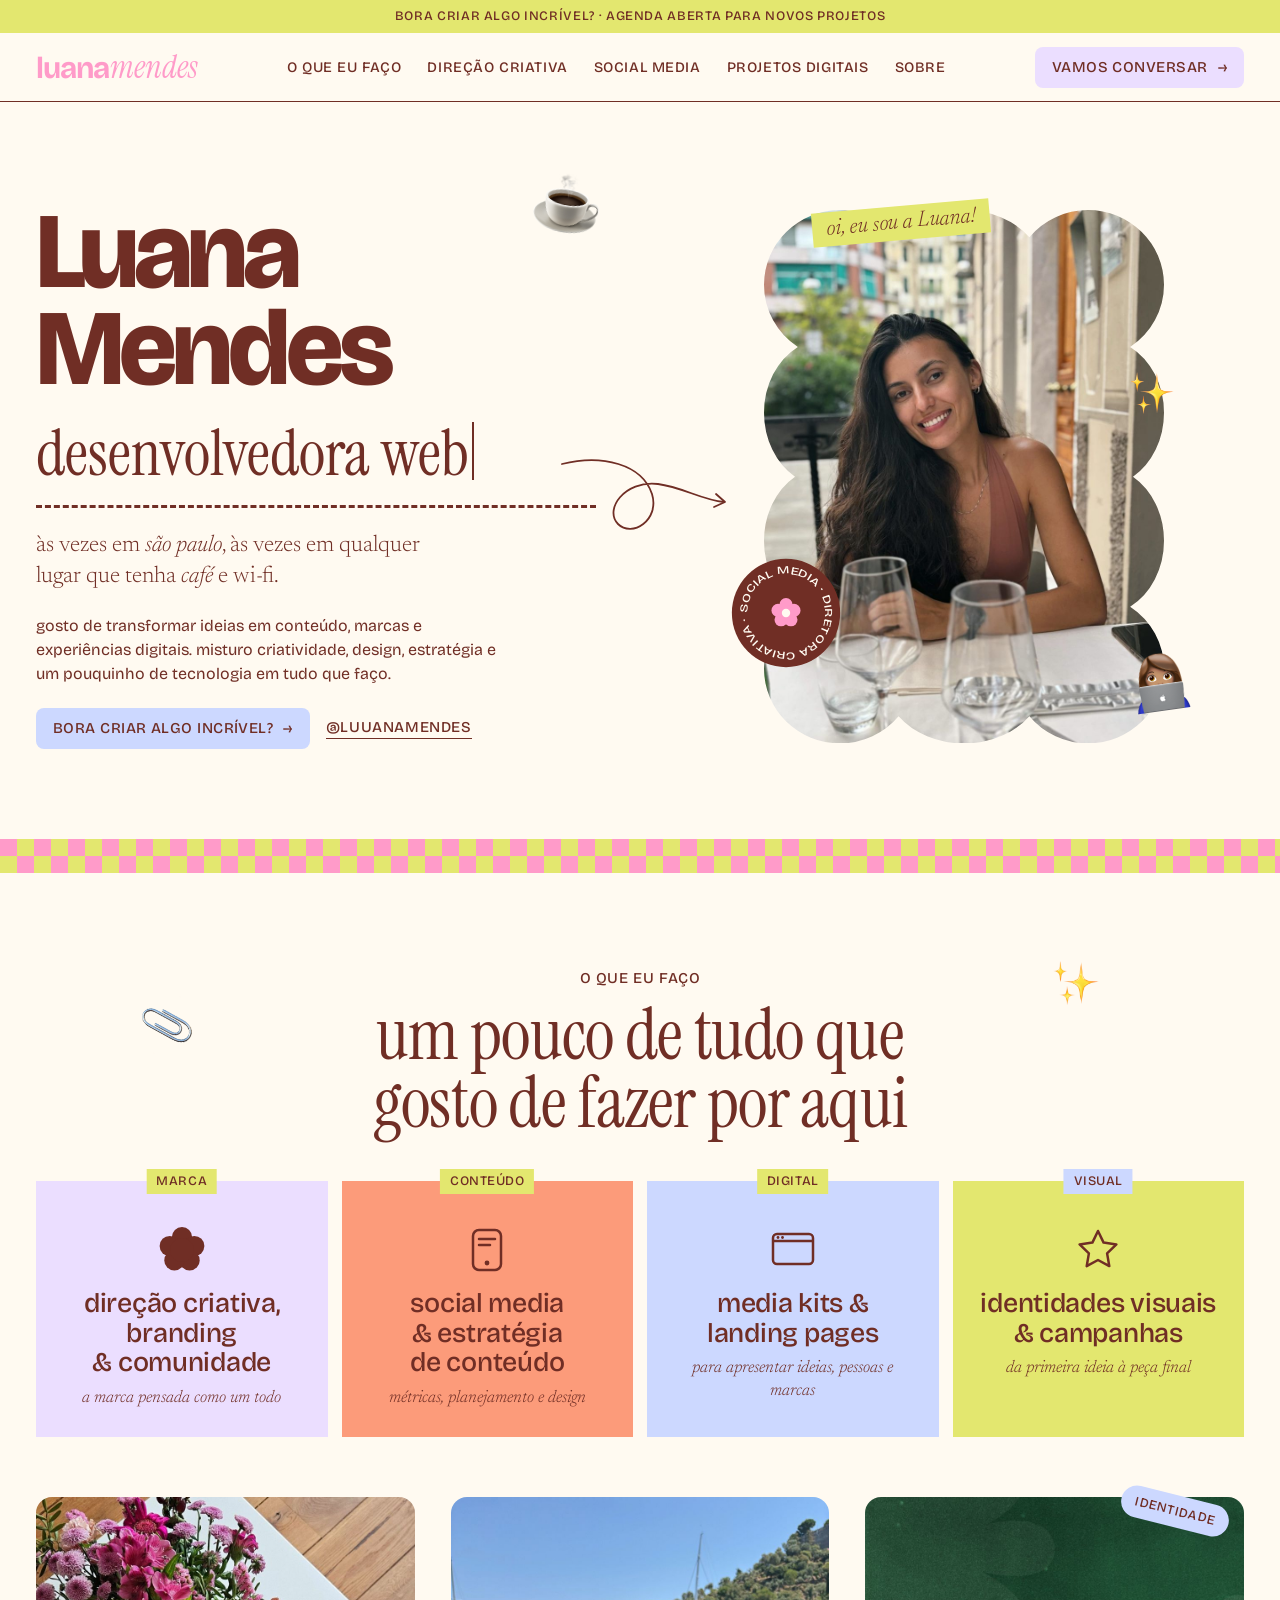
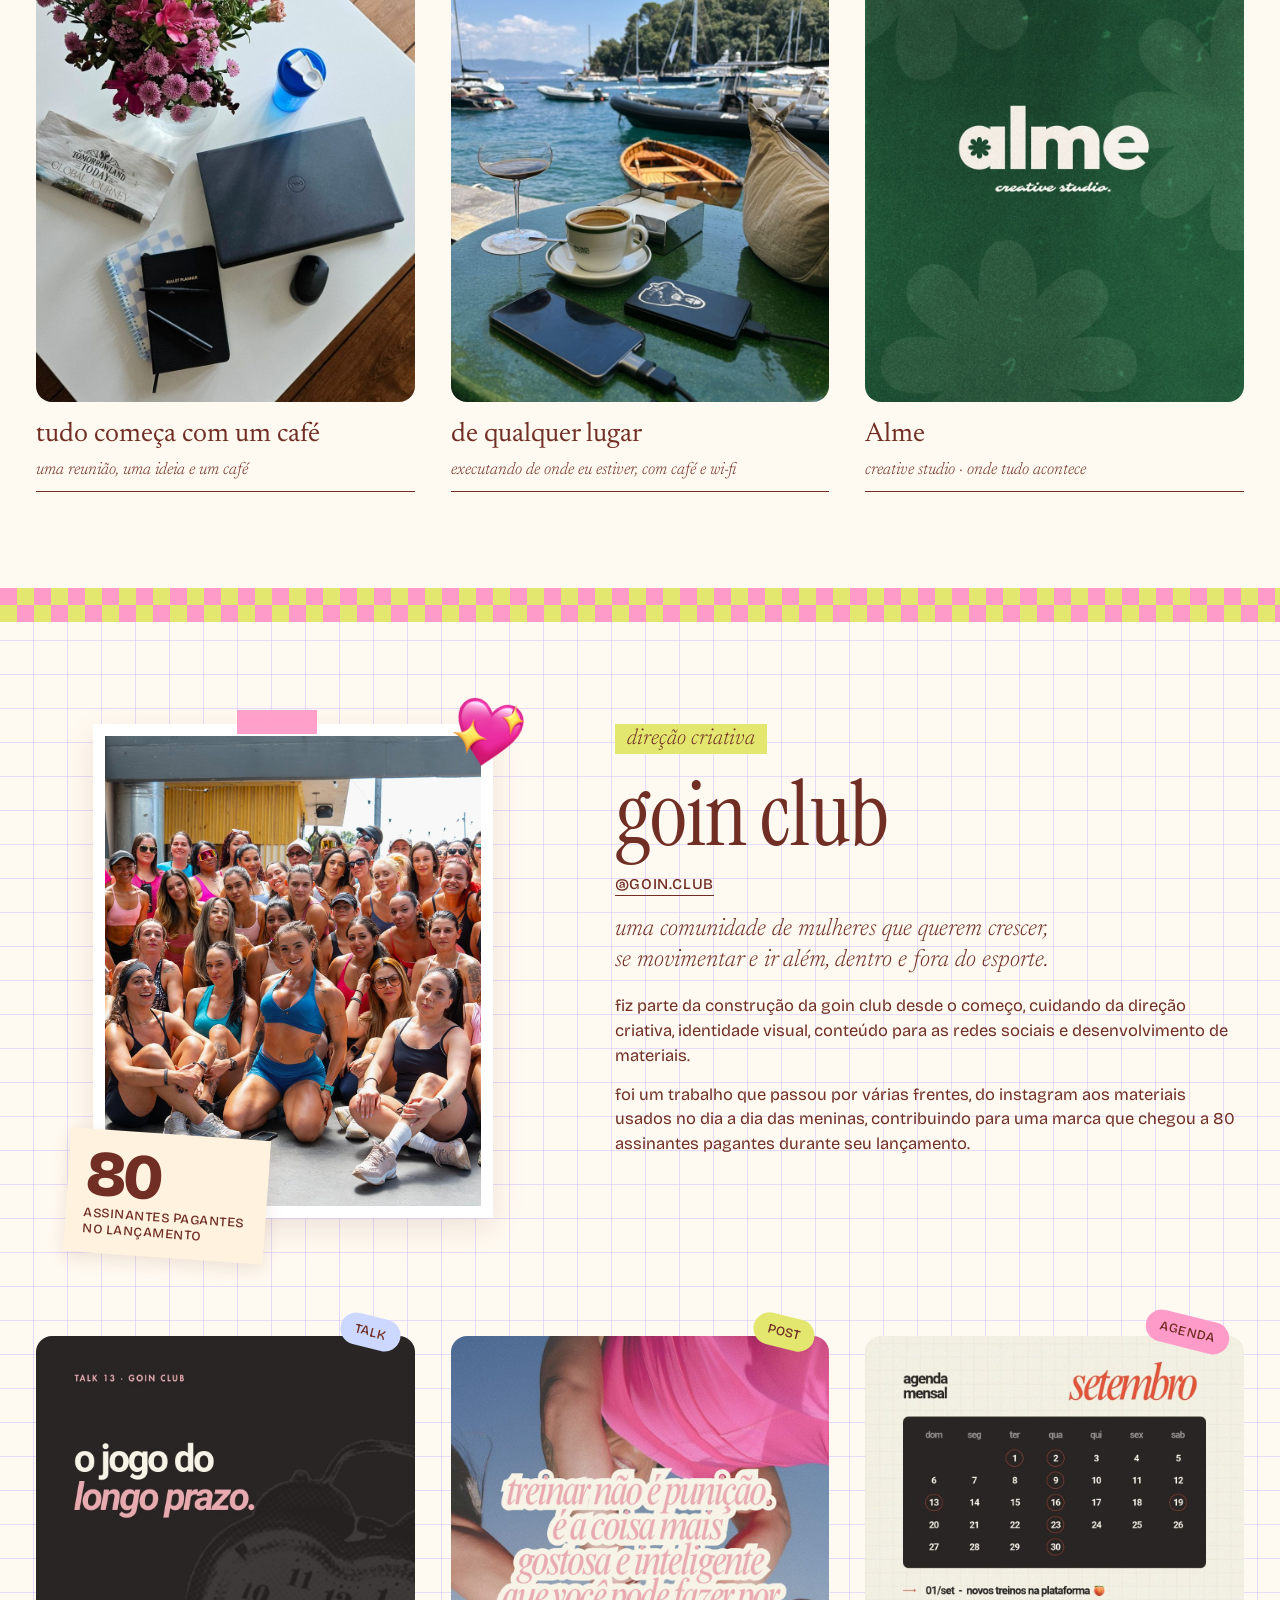
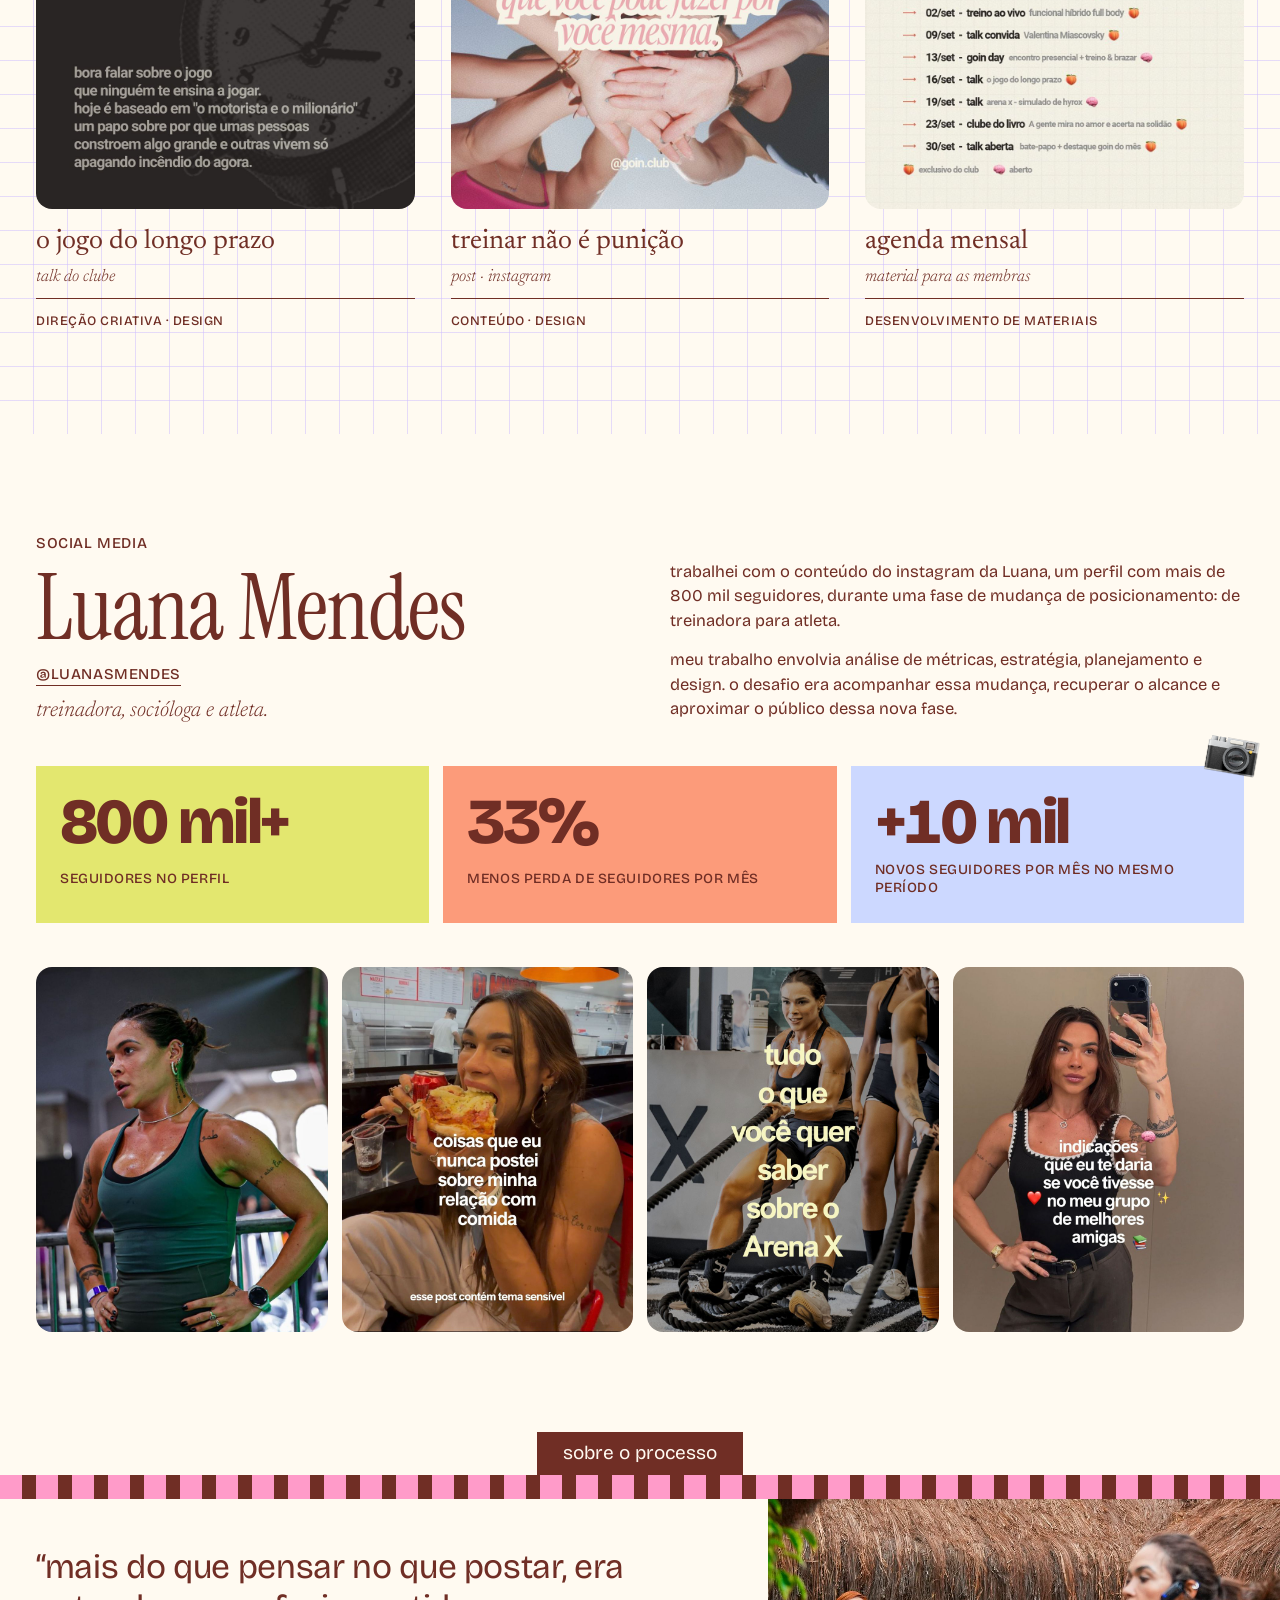
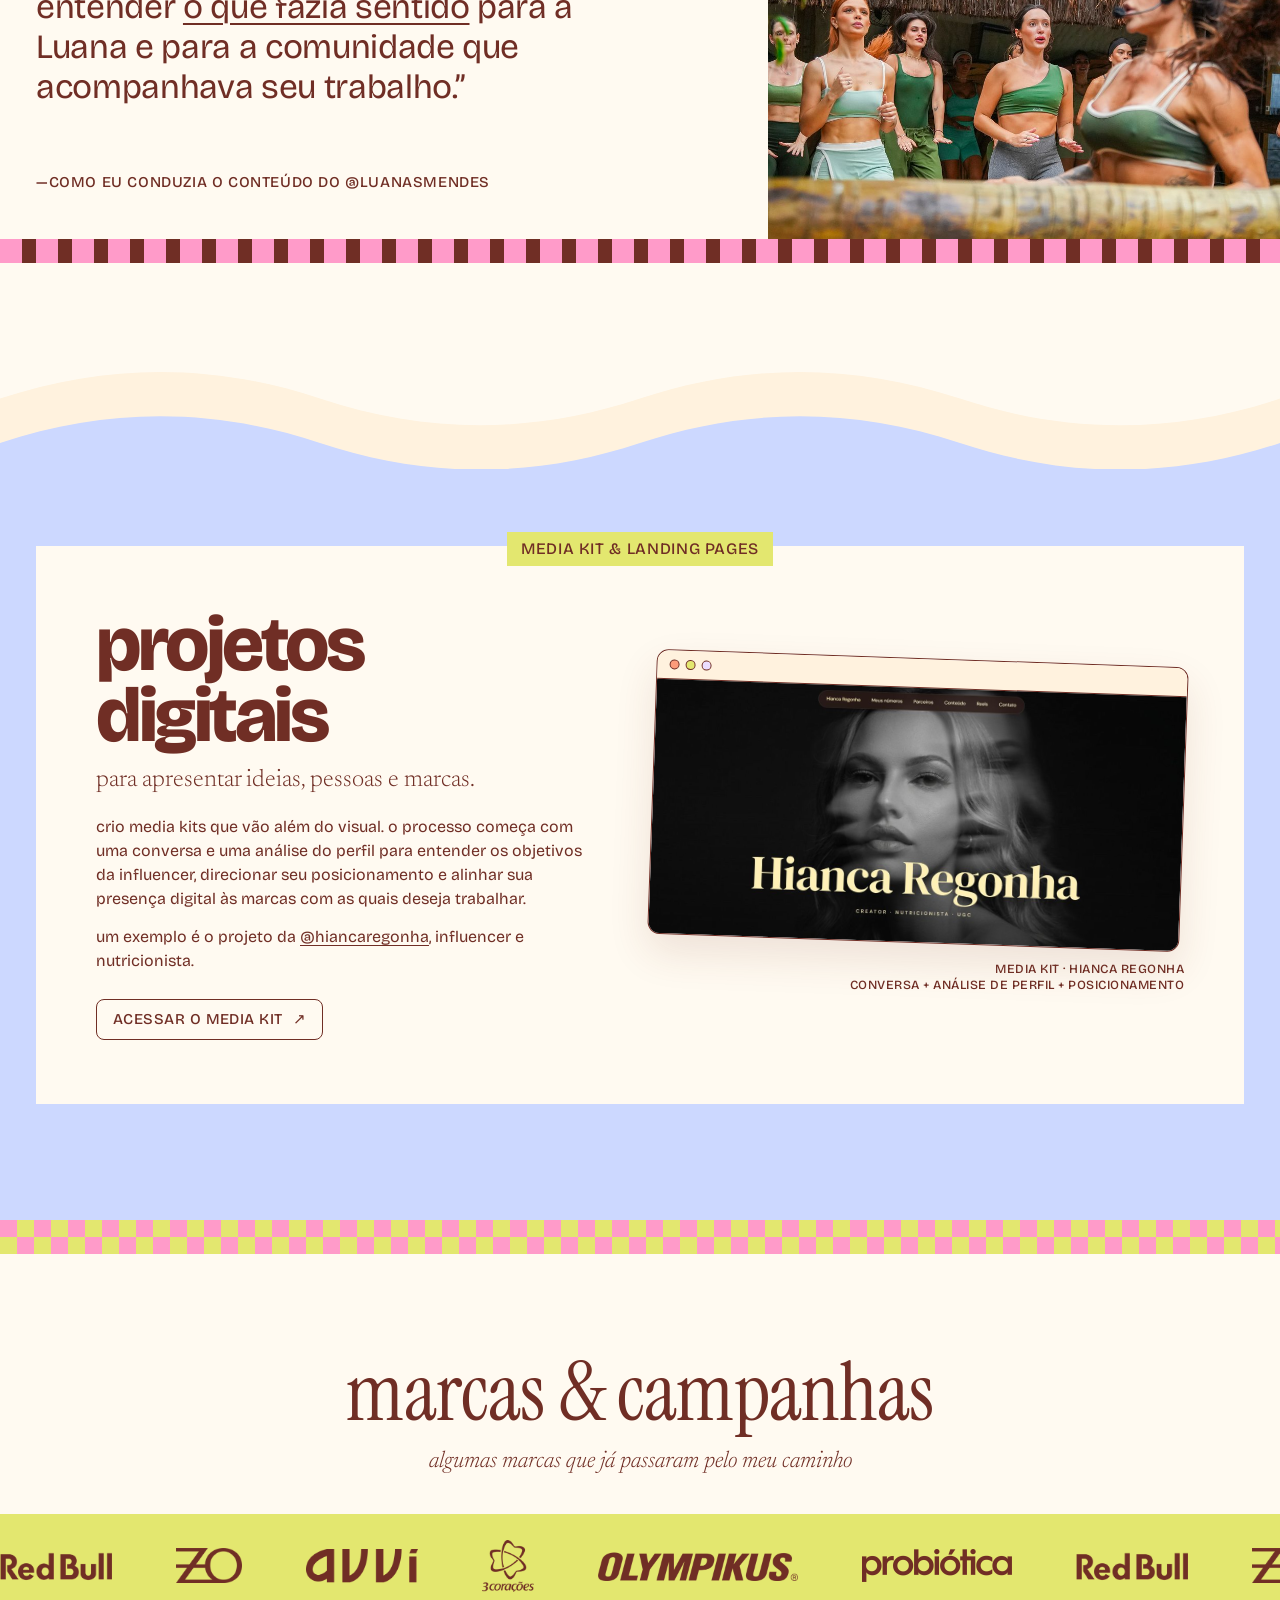
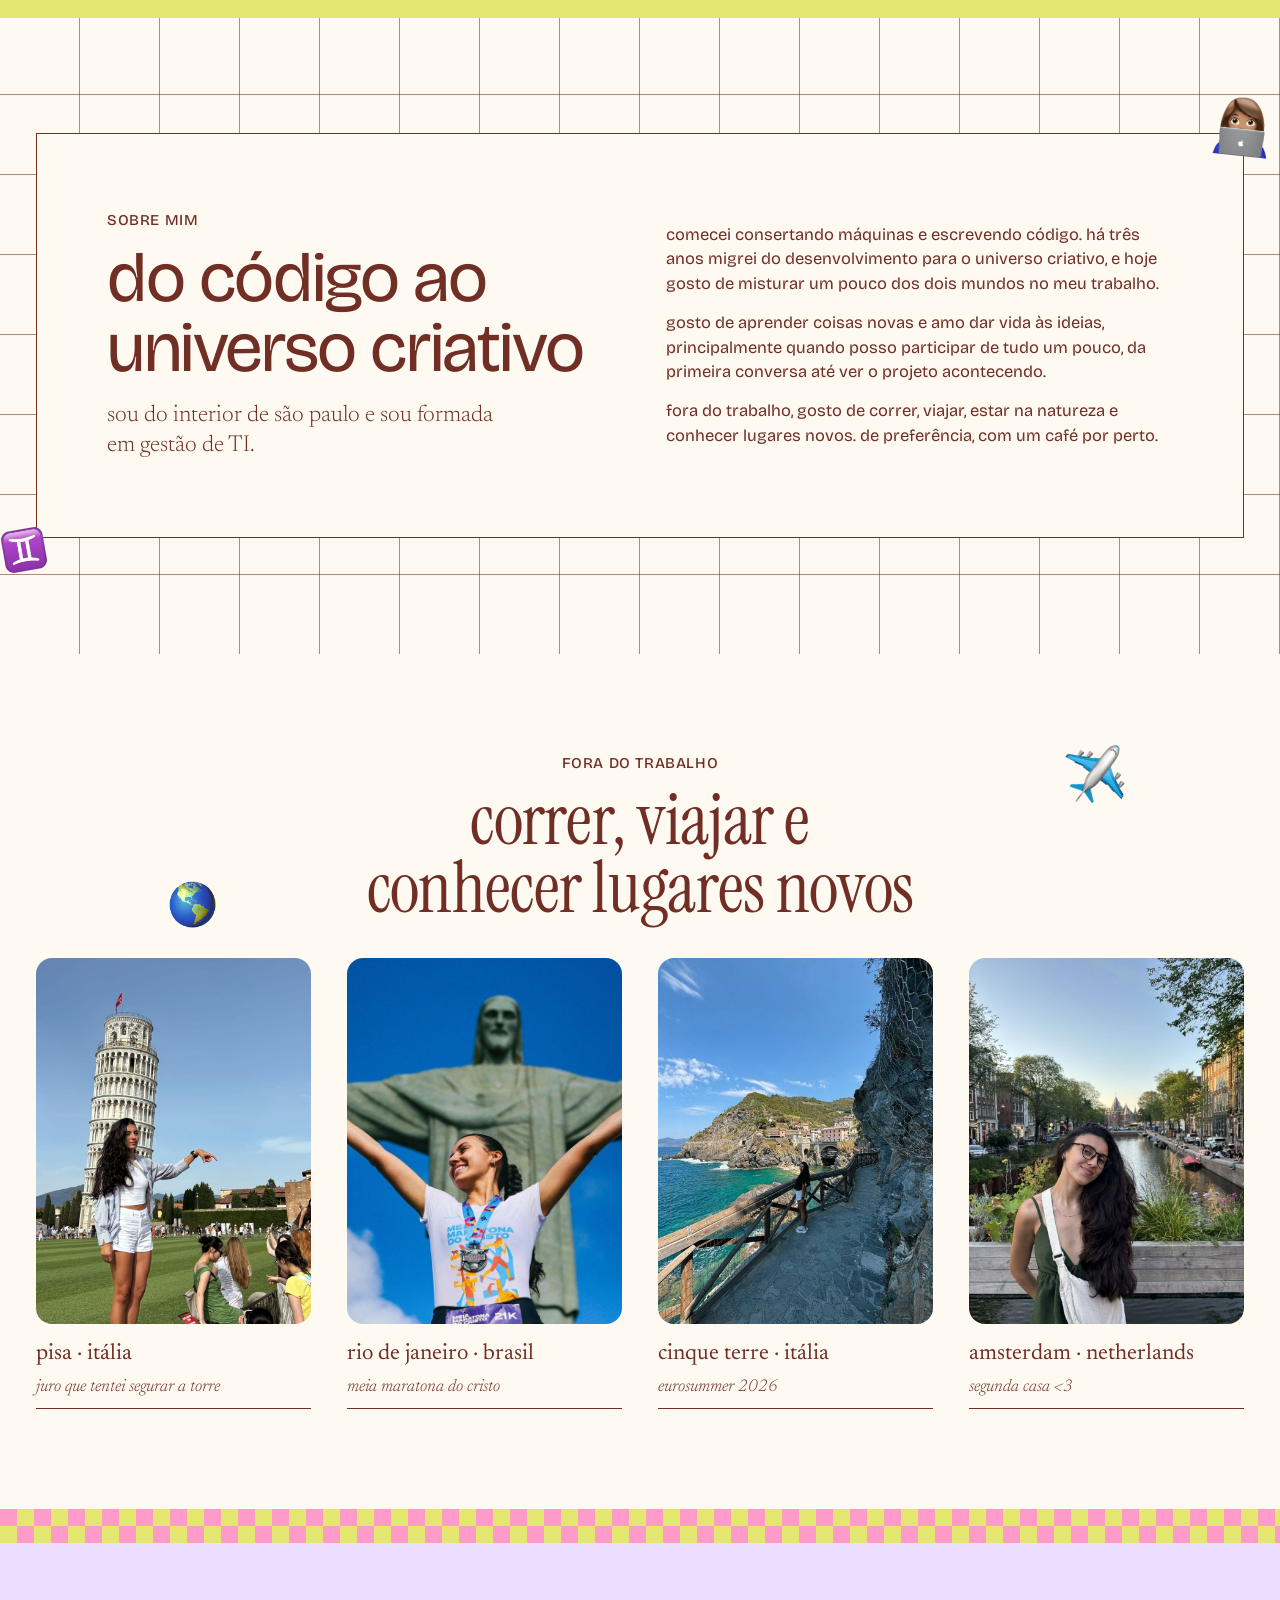
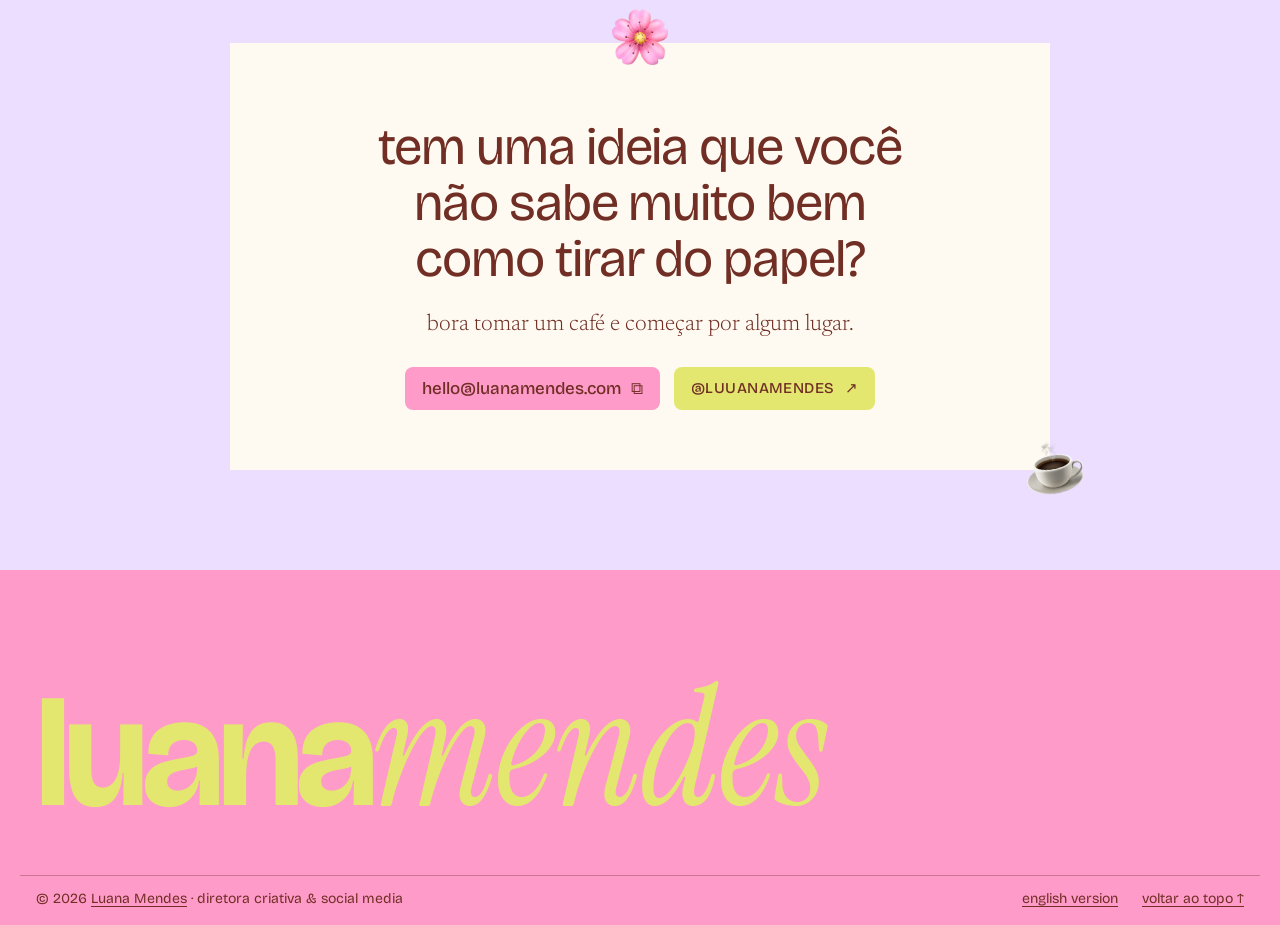
<file: portfolio/index.html>
<!doctype html>
<html lang="pt-BR">
<head>
  <meta charset="utf-8">
  <meta name="viewport" content="width=device-width, initial-scale=1, viewport-fit=cover">
  <title>Luana Mendes Portfólio</title>
  <meta name="description" content="Luana Mendes · diretora criativa & social media. Direção criativa, branding, social media, media kits e landing pages.">
  <meta name="theme-color" content="#FFFAF1">
  <link rel="canonical" href="https://luanamendes.com/portfolio/">

  <!-- Capa para links compartilhados (WhatsApp, Instagram, LinkedIn...) -->
  <meta property="og:type" content="website">
  <meta property="og:url" content="https://luanamendes.com/portfolio/">
  <meta property="og:locale" content="pt_BR">
  <meta property="og:title" content="Luana Mendes · portfólio">
  <meta property="og:description" content="Diretora criativa & social media. Direção criativa, branding, social media, media kits e landing pages.">
  <meta property="og:image" content="https://luanamendes.com/portfolio/img/og-cover.jpg">
  <meta property="og:image:width" content="1200">
  <meta property="og:image:height" content="630">
  <meta property="og:image:alt" content="Capa do portfólio de Luana Mendes, diretora criativa e social media">
  <meta name="twitter:card" content="summary_large_image">
  <meta name="twitter:image" content="https://luanamendes.com/portfolio/img/og-cover.jpg">

  <!-- Ícone da aba -->
  <link rel="icon" type="image/svg+xml" href="img/favicon.svg">
  <link rel="icon" type="image/png" sizes="32x32" href="img/favicon-32.png">
  <link rel="apple-touch-icon" href="img/apple-touch-icon.png">

  <!-- Fontes -->
  <link rel="preconnect" href="https://fonts.googleapis.com">
  <link rel="preconnect" href="https://fonts.gstatic.com" crossorigin>
  <link rel="stylesheet" href="https://fonts.googleapis.com/css2?family=Bricolage+Grotesque:opsz,wght@12..96,400;12..96,500;12..96,700;12..96,800&family=Instrument+Serif:ital@0;1&family=Newsreader:ital,opsz,wght@0,6..72,300;0,6..72,400;1,6..72,300;1,6..72,400&display=swap">

  <link rel="alternate" hreflang="en" href="https://luanamendes.com/portfolio-en/">

  <link rel="stylesheet" href="style.css">
</head>
<body>

  <!-- Formas reutilizadas: recorte da foto e flor -->
  <svg width="0" height="0" style="position:absolute" aria-hidden="true">
    <defs>
      <clipPath id="cloud" clipPathUnits="objectBoundingBox">
        <rect x=".15" y=".11" width=".7" height=".78"/>
        <ellipse cx=".19" cy=".14" rx=".19" ry=".14"/>
        <ellipse cx=".5" cy=".12" rx=".2" ry=".12"/>
        <ellipse cx=".81" cy=".14" rx=".19" ry=".14"/>
        <ellipse cx=".16" cy=".38" rx=".16" ry=".14"/>
        <ellipse cx=".84" cy=".38" rx=".16" ry=".14"/>
        <ellipse cx=".16" cy=".62" rx=".16" ry=".14"/>
        <ellipse cx=".84" cy=".62" rx=".16" ry=".14"/>
        <ellipse cx=".19" cy=".86" rx=".19" ry=".14"/>
        <ellipse cx=".5" cy=".88" rx=".2" ry=".12"/>
        <ellipse cx=".81" cy=".86" rx=".19" ry=".14"/>
      </clipPath>
      <symbol id="flower" viewBox="0 0 100 100">
        <circle cx="50" cy="22" r="22"/>
        <circle cx="76.6" cy="41.3" r="22"/>
        <circle cx="66.5" cy="72.7" r="22"/>
        <circle cx="33.5" cy="72.7" r="22"/>
        <circle cx="23.4" cy="41.3" r="22"/>
        <circle cx="50" cy="50" r="26"/>
      </symbol>
    </defs>
  </svg>

  <!-- Barra de aviso -->
  <div class="announce">
    <span>bora criar algo incrível?</span><span class="desktop-only"> · </span><span>agenda aberta para novos projetos</span>
  </div>

  <!-- Menu -->
  <header class="site-header">
    <div class="wrap">
      <a class="logo" href="#topo" aria-label="Luana Mendes, início"><b>luana</b><i>mendes</i></a>
      <nav aria-label="Seções">
        <ul class="nav-links">
          <li><a href="#projetos">o que eu faço</a></li>
          <li><a href="#goin">direção criativa</a></li>
          <li><a href="#social">social media</a></li>
          <li><a href="#mediakit">projetos digitais</a></li>
          <li><a href="#sobre">sobre</a></li>
        </ul>
      </nav>
      <a class="btn btn--talk" href="#contato"><span>vamos<br class="mobile-only"> conversar</span> <span class="btn__arrow">→</span></a>
    </div>
  </header>

  <main id="topo">

    <!-- Capa -->
    <section class="hero">
      <div class="wrap">
        <div class="hero__text">
          <img class="emoji emoji--hero-coffee" src="img/emoji-cafe.png" alt="" aria-hidden="true">
          <h1 class="hero__title">Luana<br>Mendes</h1>
          <p class="typer" aria-label="desenvolvedora web, diretora criativa e social media">
            <span id="typer-text" data-words="desenvolvedora web|diretora criativa|social media">desenvolvedora web</span><span class="typer__cursor" aria-hidden="true"></span>
          </p>
          <p class="hero__lede">às vezes em <em>são paulo</em>, às vezes em qualquer lugar que tenha <em>café</em> e wi-fi.</p>
          <p class="hero__intro">gosto de transformar ideias em conteúdo, marcas e experiências digitais. misturo criatividade, design, estratégia e um pouquinho de tecnologia em tudo que faço.</p>
          <div class="hero__actions">
            <a class="btn btn--blue" href="#contato">bora criar algo incrível? <span class="btn__arrow">→</span></a>
            <a class="handle" href="https://instagram.com/luuanamendes" target="_blank" rel="noopener">@luuanamendes</a>
          </div>
          <svg class="hero__squiggle" viewBox="0 0 170 100" fill="none" aria-hidden="true">
            <path d="M2 20c40-10 80 0 90 30 8 26-20 44-34 30-14-14 6-44 40-40 24 3 44 16 66 18" stroke="currentColor" stroke-width="1.8" stroke-linecap="round"/>
            <path d="M156 50l9 8-11 5" stroke="currentColor" stroke-width="1.8" stroke-linecap="round" stroke-linejoin="round"/>
          </svg>
        </div>

        <div class="hero__photo">
          <span class="hero__hi">oi, eu sou a Luana!</span>
          <img class="emoji emoji--hero-shine" src="img/emoji-shine.png" alt="" aria-hidden="true">
          <img class="emoji emoji--hero-tech emoji--desktop" src="img/emoji-tech.png" alt="" aria-hidden="true">
          <div class="hero__cloud">
            <img src="img/hero-luana.jpg" alt="Luana sorrindo numa mesa de restaurante">
          </div>
          <div class="seal" aria-hidden="true">
            <svg viewBox="0 0 120 120">
              <defs>
                <path id="seal-ring" d="M60 60m-42 0a42 42 0 1 1 84 0a42 42 0 1 1-84 0"/>
              </defs>
              <circle cx="60" cy="60" r="58" fill="#702E25"/>
              <text fill="#FFFAF1" font-family="Bricolage Grotesque, Arial" font-size="11.5" font-weight="500" textLength="258" lengthAdjust="spacingAndGlyphs">
                <textPath href="#seal-ring" textLength="258" lengthAdjust="spacingAndGlyphs">SOCIAL MEDIA · DIRETORA CRIATIVA ·</textPath>
              </text>
              <use href="#flower" x="44" y="44" width="32" height="32" fill="#FF9BC9"/>
              <circle cx="60" cy="60" r="4.5" fill="#FFFAF1"/>
            </svg>
          </div>
        </div>
      </div>
    </section>

    <div class="checker" aria-hidden="true"></div>

    <!-- O que eu faço -->
    <section class="services" id="projetos">
      <div class="wrap">
        <div class="section-head">
          <p class="eyebrow">o que eu faço</p>
          <h2 class="serif-title">um pouco de tudo que gosto de fazer por aqui</h2>
          <img class="emoji emoji--services-shine" src="img/emoji-shine.png" alt="" aria-hidden="true">
          <img class="emoji emoji--services-clip emoji--desktop" src="img/emoji-paperclip.png" alt="" aria-hidden="true">
        </div>

        <div class="services__grid">
          <article class="service service--lavender">
            <span class="tag">marca</span>
            <svg class="service__icon" viewBox="0 0 46 46" aria-hidden="true"><use href="#flower" width="46" height="46" fill="currentColor"/></svg>
            <h3>direção criativa, branding &amp; comunidade</h3>
            <p>a marca pensada como um todo</p>
          </article>
          <article class="service service--coral">
            <span class="tag">conteúdo</span>
            <svg class="service__icon" viewBox="0 0 46 46" fill="none" stroke="currentColor" stroke-width="2.5" stroke-linecap="round" aria-hidden="true">
              <rect x="9" y="3" width="28" height="40" rx="6"/>
              <path d="M15 12h16M15 18h11"/>
              <circle cx="23" cy="36" r="2.4" fill="currentColor" stroke="none"/>
            </svg>
            <h3>social media &amp; estratégia de conteúdo</h3>
            <p>métricas, planejamento e design</p>
          </article>
          <article class="service service--blue">
            <span class="tag">digital</span>
            <svg class="service__icon" viewBox="0 0 46 46" fill="none" stroke="currentColor" stroke-width="2.5" aria-hidden="true">
              <rect x="3" y="7" width="40" height="30" rx="4"/>
              <path d="M3 14h40"/>
              <circle cx="8" cy="10.5" r="1.4" fill="currentColor" stroke="none"/>
              <circle cx="12.5" cy="10.5" r="1.4" fill="currentColor" stroke="none"/>
            </svg>
            <h3>media kits &amp; landing pages</h3>
            <p>para apresentar ideias, pessoas e marcas</p>
          </article>
          <article class="service service--lime">
            <span class="tag">visual</span>
            <svg class="service__icon" viewBox="0 0 46 46" fill="none" stroke="currentColor" stroke-width="2.5" stroke-linejoin="round" aria-hidden="true">
              <path d="M23 4l5.6 11.6 12.8 1.8-9.3 9 2.2 12.7L23 33l-11.3 6.1 2.2-12.7-9.3-9 12.8-1.8z"/>
            </svg>
            <h3>identidades visuais &amp; campanhas</h3>
            <p>da primeira ideia à peça final</p>
          </article>
        </div>

        <div class="cards">
          <div class="card">
            <div class="card__media"><img src="img/servico-processo.jpg" alt="Mesa de trabalho com notebook, caderno e flores"></div>
            <h3 class="card__title">tudo começa com um café</h3>
            <p class="card__caption">uma reunião, uma ideia e um café</p>
          </div>
          <div class="card">
            <div class="card__media"><img src="img/servico-qualquer-lugar.jpg" alt="Café e celular numa mesa à beira de um porto"></div>
            <h3 class="card__title">de qualquer lugar</h3>
            <p class="card__caption card__caption--one-line">executando de onde eu estiver, com café e wi-fi</p>
          </div>
          <div class="card">
            <div class="card__frame card__frame--flush">
              <span class="card__flag">identidade</span>
              <div class="card__media"><img src="img/servico-alme.jpg" alt="Identidade visual Alme creative studio em fundo verde"></div>
            </div>
            <h3 class="card__title">Alme</h3>
            <p class="card__caption">creative studio · onde tudo acontece</p>
          </div>
        </div>
      </div>
    </section>

    <div class="checker" aria-hidden="true"></div>

    <!-- GoIn Club -->
    <section class="goin" id="goin">
      <div class="wrap">
        <div class="goin__top">
          <div class="taped">
            <img class="taped__photo" src="img/goin-encontro.jpg" alt="Encontro do GoIn Club com as membras reunidas">
            <img class="emoji emoji--goin-heart" src="img/emoji-heart.png" alt="" aria-hidden="true">
            <div class="note"><strong>80</strong><span>assinantes pagantes no lançamento</span></div>
          </div>
          <div class="goin__text">
            <span class="tag">direção criativa</span>
            <h2 class="serif-title">goin club</h2>
            <a class="handle" href="https://instagram.com/goin.club" target="_blank" rel="noopener">@goin.club</a>
            <p class="goin__sub">uma comunidade de mulheres que querem crescer, se movimentar e ir além, dentro e fora do esporte.</p>
            <div class="prose">
              <p>fiz parte da construção da goin club desde o começo, cuidando da direção criativa, identidade visual, conteúdo para as redes sociais e desenvolvimento de materiais.</p>
              <p>foi um trabalho que passou por várias frentes, do instagram aos materiais usados no dia a dia das meninas, contribuindo para uma marca que chegou a 80 assinantes pagantes durante seu lançamento.</p>
            </div>
          </div>
        </div>

        <div class="cards">
          <div class="card">
            <div class="card__frame">
              <span class="card__flag">talk</span>
              <div class="card__media card__media--portrait"><img src="img/goin-talk-longo-prazo.jpg" alt="Capa da talk o jogo do longo prazo"></div>
            </div>
            <h3 class="card__title">o jogo do longo prazo</h3>
            <p class="card__caption">talk do clube</p>
            <p class="card__meta">direção criativa · design</p>
          </div>
          <div class="card">
            <div class="card__frame">
              <span class="card__flag card__flag--lime">post</span>
              <div class="card__media card__media--portrait"><img src="img/goin-post-treinar.jpg" alt="Post: treinar não é punição"></div>
            </div>
            <h3 class="card__title">treinar não é punição</h3>
            <p class="card__caption">post · instagram</p>
            <p class="card__meta">conteúdo · design</p>
          </div>
          <div class="card">
            <div class="card__frame">
              <span class="card__flag card__flag--pink">agenda</span>
              <div class="card__media card__media--portrait"><img src="img/goin-agenda-setembro.jpg" alt="Agenda mensal de setembro do clube"></div>
            </div>
            <h3 class="card__title">agenda mensal</h3>
            <p class="card__caption">material para as membras</p>
            <p class="card__meta">desenvolvimento de materiais</p>
          </div>
        </div>
      </div>
    </section>

    <!-- Social media -->
    <section class="social" id="social">
      <div class="wrap">
        <div class="social__head">
          <div class="social__who">
            <p class="eyebrow">social media</p>
            <h2 class="serif-title">Luana Mendes</h2>
            <a class="handle" href="https://instagram.com/luanasmendes" target="_blank" rel="noopener">@luanasmendes</a>
            <p class="social__sub">treinadora, socióloga e atleta.</p>
          </div>
          <div class="prose">
            <p>trabalhei com o conteúdo do instagram da Luana, um perfil com mais de 800 mil seguidores, durante uma fase de mudança de posicionamento: de treinadora para atleta.</p>
            <p>meu trabalho envolvia análise de métricas, estratégia, planejamento e design. o desafio era acompanhar essa mudança, recuperar o alcance e aproximar o público dessa nova fase.</p>
          </div>
        </div>

        <div class="stats">
          <img class="emoji emoji--stats-camera" src="img/emoji-foto.png" alt="" aria-hidden="true">
          <div class="stat stat--lime"><strong>800 mil+</strong><span>seguidores no perfil</span></div>
          <div class="stat stat--coral"><strong>33%</strong><span>menos perda de seguidores por mês</span></div>
          <div class="stat stat--blue"><strong>+10 mil</strong><span>novos seguidores por mês no mesmo período</span></div>
        </div>

        <div class="posts">
          <div class="posts__item"><img src="img/social-atleta.jpg" alt="Luana em pose de atleta durante uma prova"></div>
          <div class="posts__item"><img src="img/social-post-comida.jpg" alt="Post: coisas que eu nunca postei sobre minha relação com comida"></div>
          <div class="posts__item"><img src="img/social-post-arena-x.jpg" alt="Post: tudo o que você quer saber sobre o Arena X"></div>
          <div class="posts__item"><img src="img/social-post-indicacoes.jpg" alt="Post: indicações que eu te daria se você tivesse no meu grupo de melhores amigas"></div>
        </div>
      </div>

      <div class="quote-band">
        <p class="banner">sobre o processo</p>
        <div class="stripes" aria-hidden="true"></div>
        <div class="quote">
          <div class="quote__text">
            <blockquote>“mais do que pensar no que postar, era entender <u>o que fazia sentido</u> para a Luana e para a comunidade que acompanhava seu trabalho.”</blockquote>
            <cite>—como eu conduzia o conteúdo do @luanasmendes</cite>
          </div>
          <div class="quote__image">
            <img src="img/social-processo.jpg" alt="Luana Mendes conduzindo um treino em grupo">
          </div>
        </div>
        <div class="stripes" aria-hidden="true"></div>
      </div>
    </section>

    <!-- Media kit -->
    <section class="mediakit" id="mediakit">
      <svg class="wave" viewBox="0 0 1440 120" preserveAspectRatio="none" aria-hidden="true">
        <rect class="wave__top" width="1440" height="120"/>
        <path class="wave__middle" d="M0 40 C120 0 240 0 360 40 S600 80 720 40 960 0 1080 40 1320 80 1440 40 V120 H0Z"/>
        <path class="wave__bottom" d="M0 90 C120 50 240 50 360 90 S600 130 720 90 960 50 1080 90 1320 130 1440 90 V120 H0Z"/>
      </svg>
      <div class="wrap">
        <div class="mediakit__card">
          <span class="mediakit__ribbon">media kit &amp; landing pages</span>
          <div>
            <h2>projetos digitais</h2>
            <p class="mediakit__sub">para apresentar ideias, pessoas e marcas.</p>
            <div class="prose">
              <p>crio media kits que vão além do visual. o processo começa com uma conversa e uma análise do perfil para entender os objetivos da influencer, direcionar seu posicionamento e alinhar sua presença digital às marcas com as quais deseja trabalhar.</p>
              <p>um exemplo é o projeto da <a href="https://instagram.com/hiancaregonha" target="_blank" rel="noopener">@hiancaregonha</a>, influencer e nutricionista.</p>
            </div>
            <a class="btn btn--outline" href="https://mediakit-hiancaregonha.vercel.app/" target="_blank" rel="noopener">acessar o media kit <span class="btn__arrow">↗</span></a>
          </div>
          <div>
            <a class="browser" href="https://mediakit-hiancaregonha.vercel.app/" target="_blank" rel="noopener" aria-label="Abrir o media kit da Hianca Regonha">
              <div class="browser__bar" aria-hidden="true"><i></i><i></i><i></i></div>
              <img src="img/mediakit-hianca-regonha.jpg" alt="Media kit da Hianca Regonha, página inicial">
            </a>
            <p class="mediakit__note">media kit · hianca regonha<br>conversa + análise de perfil + posicionamento</p>
          </div>
        </div>
      </div>
    </section>

    <div class="checker" aria-hidden="true"></div>

    <!-- Marcas -->
    <section class="brands" id="marcas">
      <div class="wrap">
        <div class="section-head">
          <h2 class="serif-title">marcas &amp; campanhas</h2>
          <p class="brands__sub">algumas marcas que já passaram pelo meu caminho</p>
        </div>
      </div>
      <div class="marquee" role="img" aria-label="Marcas: Avvi, Probiótica, Olympikus, Red Bull, 3 Corações e Zeno">
        <!-- dois grupos iguais (cada um com a lista 3x, mais largo que qualquer tela):
             o trilho anda exatamente a largura de um grupo e recomeça sem deixar buraco -->
        <div class="marquee__track" aria-hidden="true">
          <ul class="marquee__group">
            <li><img src="img/marca-red-bull.png" width="112" height="40" alt=""></li>
            <li><img src="img/marca-zeno.png" width="66" height="40" alt=""></li>
            <li><img src="img/marca-avvi.png" width="112" height="40" alt=""></li>
            <li><img class="logo-tall" src="img/marca-3-coracoes.png" width="52" height="52" alt=""></li>
            <li><img src="img/marca-olympikus.png" width="200" height="40" alt=""></li>
            <li><img src="img/marca-probiotica.png" width="150" height="40" alt=""></li>
            <li><img src="img/marca-red-bull.png" width="112" height="40" alt=""></li>
            <li><img src="img/marca-zeno.png" width="66" height="40" alt=""></li>
            <li><img src="img/marca-avvi.png" width="112" height="40" alt=""></li>
            <li><img class="logo-tall" src="img/marca-3-coracoes.png" width="52" height="52" alt=""></li>
            <li><img src="img/marca-olympikus.png" width="200" height="40" alt=""></li>
            <li><img src="img/marca-probiotica.png" width="150" height="40" alt=""></li>
            <li><img src="img/marca-red-bull.png" width="112" height="40" alt=""></li>
            <li><img src="img/marca-zeno.png" width="66" height="40" alt=""></li>
            <li><img src="img/marca-avvi.png" width="112" height="40" alt=""></li>
            <li><img class="logo-tall" src="img/marca-3-coracoes.png" width="52" height="52" alt=""></li>
            <li><img src="img/marca-olympikus.png" width="200" height="40" alt=""></li>
            <li><img src="img/marca-probiotica.png" width="150" height="40" alt=""></li>
          </ul>
          <ul class="marquee__group">
            <li><img src="img/marca-red-bull.png" width="112" height="40" alt=""></li>
            <li><img src="img/marca-zeno.png" width="66" height="40" alt=""></li>
            <li><img src="img/marca-avvi.png" width="112" height="40" alt=""></li>
            <li><img class="logo-tall" src="img/marca-3-coracoes.png" width="52" height="52" alt=""></li>
            <li><img src="img/marca-olympikus.png" width="200" height="40" alt=""></li>
            <li><img src="img/marca-probiotica.png" width="150" height="40" alt=""></li>
            <li><img src="img/marca-red-bull.png" width="112" height="40" alt=""></li>
            <li><img src="img/marca-zeno.png" width="66" height="40" alt=""></li>
            <li><img src="img/marca-avvi.png" width="112" height="40" alt=""></li>
            <li><img class="logo-tall" src="img/marca-3-coracoes.png" width="52" height="52" alt=""></li>
            <li><img src="img/marca-olympikus.png" width="200" height="40" alt=""></li>
            <li><img src="img/marca-probiotica.png" width="150" height="40" alt=""></li>
            <li><img src="img/marca-red-bull.png" width="112" height="40" alt=""></li>
            <li><img src="img/marca-zeno.png" width="66" height="40" alt=""></li>
            <li><img src="img/marca-avvi.png" width="112" height="40" alt=""></li>
            <li><img class="logo-tall" src="img/marca-3-coracoes.png" width="52" height="52" alt=""></li>
            <li><img src="img/marca-olympikus.png" width="200" height="40" alt=""></li>
            <li><img src="img/marca-probiotica.png" width="150" height="40" alt=""></li>
          </ul>
        </div>
      </div>
    </section>

    <!-- Sobre mim -->
    <section class="about" id="sobre">
      <div class="wrap">
        <div class="about__card">
          <div>
            <img class="emoji emoji--about-tech" src="img/emoji-tech.png" alt="" aria-hidden="true">
            <img class="emoji emoji--about-gemini emoji--desktop" src="img/emoji-gemini.png" alt="" aria-hidden="true">
            <p class="eyebrow">sobre mim</p>
            <h2>do código ao universo criativo</h2>
            <p class="about__sub">sou do interior de são paulo e sou formada em gestão de TI.</p>
          </div>
          <div class="prose">
            <p>comecei consertando máquinas e escrevendo código. há três anos migrei do desenvolvimento para o universo criativo, e hoje gosto de misturar um pouco dos dois mundos no meu trabalho.</p>
            <p>gosto de aprender coisas novas e amo dar vida às ideias, principalmente quando posso participar de tudo um pouco, da primeira conversa até ver o projeto acontecendo.</p>
            <p>fora do trabalho, gosto de correr, viajar, estar na natureza e conhecer lugares novos. de preferência, com um café por perto.</p>
          </div>
        </div>
      </div>
    </section>

    <!-- Fora do trabalho -->
    <section class="travel">
      <div class="wrap">
        <div class="section-head">
          <p class="eyebrow">fora do trabalho</p>
          <h2 class="serif-title">correr, viajar e conhecer lugares novos</h2>
          <img class="emoji emoji--travel-plane" src="img/emoji-plane.png" alt="" aria-hidden="true">
          <img class="emoji emoji--travel-world emoji--desktop" src="img/emoji-mundo.png" alt="" aria-hidden="true">
        </div>
        <div class="cards">
          <div class="card">
            <div class="card__media"><img src="img/viagem-pisa.jpg" alt="Luana em frente à Torre de Pisa"></div>
            <h3 class="card__title">pisa · itália</h3>
            <p class="card__caption">juro que tentei segurar a torre</p>
          </div>
          <div class="card">
            <div class="card__media"><img src="img/viagem-rio-de-janeiro.jpg" alt="Luana de braços abertos em frente ao Cristo Redentor" style="object-position:center 30%"></div>
            <h3 class="card__title">rio de janeiro<span class="desktop-only"> · brasil</span></h3>
            <p class="card__caption">meia maratona do cristo</p>
          </div>
          <div class="card">
            <div class="card__media"><img src="img/viagem-cinque-terre.jpg" alt="Luana numa trilha em Cinque Terre, com falésias e mar azul"></div>
            <h3 class="card__title">cinque terre · itália</h3>
            <p class="card__caption">eurosummer 2026</p>
          </div>
          <div class="card">
            <div class="card__media"><img src="img/viagem-amsterdam.jpg" alt="Luana de óculos às margens de um canal em Amsterdã"></div>
            <h3 class="card__title">amsterdam<span class="desktop-only"> · netherlands</span></h3>
            <p class="card__caption">segunda casa &lt;3</p>
          </div>
        </div>
      </div>
    </section>

    <div class="checker checker--spaced" aria-hidden="true"></div>

    <!-- Contato -->
    <section class="contact" id="contato">
      <div class="wrap">
        <div class="contact__card">
          <img class="emoji emoji--contact-flower" src="img/emoji-cherry-blossom.png" alt="" aria-hidden="true">
          <img class="emoji emoji--contact-coffee emoji--desktop" src="img/emoji-cafe.png" alt="" aria-hidden="true">
          <h2>tem uma ideia que você não sabe muito bem como tirar do papel?</h2>
          <p class="contact__sub">bora tomar um café e começar por algum lugar.</p>
          <div class="contact__actions">
            <button class="btn btn--pink btn--email" id="copy-email" type="button" title="clique para copiar" data-copied="e-mail copiado ✓" data-selected="e-mail selecionado, é só copiar">
              <span id="copy-email-text">hello@luanamendes.com</span> <span class="btn__arrow">⧉</span>
            </button>
            <a class="btn btn--lime" href="https://instagram.com/luuanamendes" target="_blank" rel="noopener">@luuanamendes <span class="btn__arrow">↗</span></a>
          </div>
        </div>
      </div>
    </section>
  </main>

  <div class="toast" id="toast" role="status" aria-live="polite" hidden>e-mail copiado ✓</div>

  <!-- Rodapé -->
  <footer class="site-footer">
    <div class="wrap site-footer__brand">
      <div class="site-footer__wordmark" aria-hidden="true"><b>luana</b><i>mendes</i></div>
    </div>
    <div class="wrap site-footer__bottom">
      <span>© 2026 <a href="https://instagram.com/luuanamendes" target="_blank" rel="noopener">Luana Mendes</a> · diretora criativa &amp; social media</span>
      <span class="site-footer__links">
        <a href="../portfolio-en/index.html" hreflang="en" lang="en">english version</a>
        <a href="#topo">voltar ao topo ↑</a>
      </span>
    </div>
  </footer>

  <script src="script.js"></script>
</body>
</html>
</file>
<file: style.css>
/* ==========================================================================
   Luana Mendes · página de links (luanamendes.com)
   ========================================================================== */

:root {
  /* mesmas cores e fontes do portfólio */
  --bg: #FFFAF1;
  --card: #FCF5E9;   /* quase o tom do fundo, só um pouquinho mais escuro */
  --brown: #702E25;
  --font-display: "Bricolage Grotesque", "Helvetica Neue", Arial, sans-serif;

  color-scheme: light;
}

*,
*::before,
*::after {
  box-sizing: border-box;
}

html {
  scrollbar-width: none;
}

html::-webkit-scrollbar {
  display: none;
}

body {
  margin: 0;
  background: var(--bg);
  color: var(--brown);
  font-family: var(--font-display);
  -webkit-font-smoothing: antialiased;
}

img {
  display: block;
  max-width: 100%;
}

a {
  color: inherit;
}

p,
h1,
h2 {
  margin: 0;
}

a:focus-visible {
  outline: 2px dashed var(--brown);
  outline-offset: 3px;
}

.page {
  width: 100%;
  max-width: 600px;
  margin: 0 auto;
  padding: 64px max(20px, env(safe-area-inset-right, 0px)) 72px max(20px, env(safe-area-inset-left, 0px));
}


/* ---- perfil ---- */
.profile {
  display: grid;
  justify-items: center;
  gap: 6px;
  margin-bottom: 24px;
  text-align: center;
}

.profile__photo {
  width: 150px;
  height: 150px;
  margin-bottom: 8px;
  border-radius: 50%;
  object-fit: cover;
  object-position: center 30%;
}

.profile__name {
  margin: 0;
  font-size: 32px;
  font-weight: 800;
  letter-spacing: -.04em;
}

.profile__email {
  padding: 0;
  border: 0;
  background: none;
  color: inherit;
  font: 400 14px var(--font-display);
  cursor: copy;
}

.profile__email:hover {
  text-decoration: underline;
  text-underline-offset: 3px;
}

.socials {
  display: flex;
  gap: 10px;
  margin: 4px 0 0;
  padding: 0;
  list-style: none;
}

.socials a {
  display: grid;
  place-items: center;
  width: 28px;
  height: 28px;
  transition: transform .2s;
}

.socials a:hover {
  transform: translateY(-2px);
}

.socials svg {
  width: 22px;
  height: 22px;
}


/* ---- blocos de links ---- */
.links {
  display: grid;
  gap: 16px;
  margin: 0;
  padding: 0;
  list-style: none;
}

.section-title {
  margin: 26px 0 12px;
  font-size: 17px;
  font-weight: 600;
  letter-spacing: .02em;
  text-align: center;
}

.link {
  position: relative;
  display: flex;
  flex-direction: column;
  justify-content: center;
  min-height: 65px;
  padding: 8px 72px;
  border: 2px solid var(--brown);
  border-radius: 8px;
  background: var(--card);
  text-align: center;
  text-decoration: none;
  transition: transform .2s;
}

.link:hover {
  transform: scale(1.02);
}

.link--soft {
  border-color: transparent;
}

.link__icon {
  position: absolute;
  top: 50%;
  left: 28px;
  width: 32px;
  height: 32px;
  object-fit: contain;
  transform: translateY(-50%);
}

.link__title {
  font-size: 16px;
  font-weight: 500;
  line-height: 1.3;
}

.link__sub {
  font-size: 13px;
  line-height: 1.35;
}

/* ---- botão de compartilhar (junto dos ícones) ---- */
.share {
  display: grid;
  place-items: center;
  width: 28px;
  height: 28px;
  padding: 0;
  border: 0;
  background: none;
  color: inherit;
  cursor: pointer;
  transition: transform .2s;
}

.share:hover {
  transform: translateY(-2px);
}

.share svg {
  width: 21px;
  height: 21px;
}

.toast {
  position: fixed;
  bottom: calc(24px + env(safe-area-inset-bottom, 0px));
  left: 50%;
  z-index: 10;
  padding: 12px 20px;
  border-radius: 8px;
  background: var(--brown);
  color: var(--bg);
  font: 500 14px var(--font-display);
  transform: translateX(-50%);
}

/* celular: mesma largura, botões mais baixos e letra um pouco menor */
@media (max-width: 480px) {
  .links {
    gap: 12px;
  }

  .link {
    min-height: 54px;
    padding: 6px 20px 6px 64px;
  }

  /* botão sem logo (calculadora): texto no centro */
  .link--no-icon {
    padding-inline: 20px;
  }

  .link__icon {
    left: 16px;
    width: 26px;
    height: 26px;
  }

  /* a letra diminui junto com a tela, para o texto nunca quebrar linha */
  .link__title {
    font-size: clamp(10px, 3.6vw, 14px);
    white-space: nowrap;
  }

  .link__sub {
    font-size: clamp(9px, 3.05vw, 12px);
    white-space: nowrap;
  }
}

@media (prefers-reduced-motion: reduce) {
  * {
    transition: none !important;
  }
}
</file>
<file: portfolio/style.css>
/* ==========================================================================
   Luana Mendes · portfólio
   Estilos do site. Organização:
   1. Tokens (cores, fontes, espaçamento)
   2. Base
   3. Componentes reutilizáveis
   4. Seções (na ordem da página)
   5. Emojis decorativos
   6. Animações e acessibilidade
   ========================================================================== */


/* 1. Tokens
   ========================================================================== */

:root {
  /* cores */
  --cream: #FFFAF1;
  --peach: #FFF2DE;
  --brown: #702E25;
  --lavender: #EBDEFF;
  --periwinkle: #CCD8FF;
  --lime: #E3E76F;
  --coral: #FC9B7A;
  --pink: #FF9BC9;
  --white: #FFFFFF;
  --shadow: rgba(112, 46, 37, .12);
  --grid-lilac: rgba(204, 186, 255, .5);
  --grid-brown: rgba(112, 46, 37, .55);

  /* fontes */
  --font-display: "Bricolage Grotesque", "Helvetica Neue", Arial, sans-serif;
  --font-serif: "Instrument Serif", "Times New Roman", serif;
  --font-text: "Newsreader", Georgia, serif;

  /* layout */
  --max-width: 1240px;
  --gutter-left: max(16px, env(safe-area-inset-left, 0px));
  --gutter-right: max(16px, env(safe-area-inset-right, 0px));

  color-scheme: light;
}


/* 2. Base
   ========================================================================== */

*,
*::before,
*::after {
  box-sizing: border-box;
}

html {
  scroll-behavior: smooth;
  scrollbar-width: none; /* esconde a barra de rolagem (Firefox) */
}

/* esconde a barra de rolagem (Chrome, Edge, Safari); a página continua rolando */
html::-webkit-scrollbar {
  display: none;
}

body {
  margin: 0;
  background: var(--cream);
  color: var(--brown);
  font-family: var(--font-display);
  font-size: 16px;
  line-height: 1.5;
  overflow-x: hidden;
}

/* faixa atrás da barra de status do celular */
body::before {
  content: "";
  position: fixed;
  inset: 0 0 auto;
  height: env(safe-area-inset-top, 0px);
  z-index: 60;
  background: var(--cream);
}

main,
footer {
  overflow-x: clip;
}

img {
  display: block;
  max-width: 100%;
}

a {
  color: inherit;
}

a:focus-visible,
button:focus-visible {
  outline: 2px dashed var(--brown);
  outline-offset: 3px;
}

h1,
h2,
h3 {
  margin: 0;
  font-weight: 400;
  text-wrap: balance;
}

p {
  margin: 0;
}

.wrap {
  max-width: var(--max-width);
  margin: 0 auto;
  padding-left: var(--gutter-left);
  padding-right: var(--gutter-right);
}

/* visibilidade por tamanho de tela */
.mobile-only {
  display: none;
}

@media (max-width: 640px) {
  .mobile-only {
    display: inline;
  }

  .desktop-only {
    display: none;
  }
}


/* 3. Componentes
   ========================================================================== */

/* botões */
.btn {
  display: inline-flex;
  align-items: center;
  gap: 10px;
  padding: 12px 16px;
  border: 1px solid transparent;
  border-radius: 8px;
  background: var(--lavender);
  color: var(--brown);
  font: 500 15px/1 var(--font-display);
  letter-spacing: .03em;
  text-transform: uppercase;
  text-decoration: none;
  cursor: pointer;
  transition: transform .2s;
}

.btn:hover {
  transform: translateY(-2px);
}

.btn__arrow {
  transition: transform .2s;
}

.btn:hover .btn__arrow {
  transform: translateX(4px);
}

.btn--blue { background: var(--periwinkle); }
.btn--pink { background: var(--pink); }
.btn--lime { background: var(--lime); }

.btn--outline {
  background: transparent;
  border-color: var(--brown);
}

/* textos */
.eyebrow {
  font: 500 15px/1.2 var(--font-display);
  letter-spacing: .04em;
  text-transform: uppercase;
}

.serif-title {
  font-family: var(--font-serif);
  line-height: .95;
  letter-spacing: -.01em;
}

.prose {
  display: grid;
  gap: 14px;
  max-width: 58ch;
  font-size: 16.5px;
}

.handle {
  justify-self: start;
  width: max-content;
  padding-bottom: 2px;
  border-bottom: 1px solid currentColor;
  font: 500 15px var(--font-display);
  letter-spacing: .04em;
  text-transform: uppercase;
  text-decoration: none;
}

.tag {
  display: inline-block;
  padding: 6px 10px;
  background: var(--lime);
  font: 500 13px/1 var(--font-display);
  letter-spacing: .04em;
  text-transform: uppercase;
}

.banner {
  display: block;
  width: max-content;
  max-width: calc(100% - 32px);
  margin: 0 auto;
  padding: 10px 26px;
  background: var(--brown);
  color: var(--cream);
  font: 400 clamp(15px, 2vw, 19px)/1.2 var(--font-display);
  text-align: center;
}

/* divisores */
.checker {
  height: 34px;
  background: repeating-conic-gradient(var(--lime) 0 25%, var(--pink) 0 50%) 0 0 / 34px 34px;
}

.checker--spaced {
  margin-top: clamp(70px, 8vw, 100px);
}

.stripes {
  height: 24px;
  background: repeating-linear-gradient(90deg, var(--pink) 0 22px, var(--brown) 22px 36px);
}

/* títulos centralizados de seção */
.section-head {
  position: relative;
  display: grid;
  justify-items: center;
  gap: 14px;
  margin-bottom: 44px;
  text-align: center;
}

.section-head h2 {
  max-width: 18ch;
  font-size: clamp(40px, 5.6vw, 72px);
}

/* cards com foto */
.cards {
  display: grid;
  grid-template-columns: repeat(3, 1fr);
  gap: clamp(18px, 3vw, 36px);
}

.card {
  display: grid;
  align-content: start;
  gap: 12px;
  min-width: 0;
}

.card__frame {
  position: relative;
  padding-top: 18px;
}

.card__frame--flush {
  padding-top: 0;
}

.card__media {
  position: relative;
  aspect-ratio: 3 / 4;
  overflow: hidden;
  border-radius: 16px;
  background: var(--peach);
}

.card__media--portrait {
  aspect-ratio: 4 / 5;
}

.card__media img {
  width: 100%;
  height: 100%;
  object-fit: cover;
  transition: transform .5s;
}

.card:hover .card__media img {
  transform: scale(1.04);
}

.card__title {
  margin-top: 6px;
  font: 400 clamp(22px, 2.2vw, 27px)/1.1 var(--font-text);
}

.card__caption {
  padding-bottom: 12px;
  border-bottom: 1px solid var(--brown);
  font: italic 300 17px var(--font-text);
}

.card__meta {
  font: 500 13px/1.6 var(--font-display);
  letter-spacing: .04em;
  text-transform: uppercase;
}

/* etiqueta inclinada no canto do card */
.card__flag {
  position: absolute;
  top: -2px;
  right: 14px;
  z-index: 2;
  padding: 8px 14px;
  border-radius: 18px;
  background: var(--periwinkle);
  font: 500 13px var(--font-display);
  letter-spacing: .04em;
  text-transform: uppercase;
  transform: rotate(14deg);
}

.card__flag--lime { background: var(--lime); }
.card__flag--pink { background: var(--pink); }

@media (max-width: 820px) {
  .cards {
    grid-template-columns: repeat(2, 1fr);
  }
}

@media (max-width: 640px) {
  .section-head h2 {
    font-size: clamp(32px, 9vw, 44px);
  }

  .card__title {
    font-size: 20px;
  }
}

@media (max-width: 520px) {
  .cards {
    grid-template-columns: 1fr;
  }
}


/* 4. Seções
   ========================================================================== */

/* ---- barra de aviso ---- */
.announce {
  padding: 10px var(--gutter-right) 10px var(--gutter-left);
  background: var(--lime);
  font: 500 13px/1 var(--font-display);
  letter-spacing: .05em;
  text-align: center;
  text-transform: uppercase;
}

@media (max-width: 640px) {
  .announce {
    font-size: 11px;
    letter-spacing: .03em;
  }

  .announce span {
    display: block;
  }

  .announce .desktop-only {
    display: none;
  }
}


/* ---- menu ---- */
.site-header {
  position: sticky;
  top: env(safe-area-inset-top, 0px);
  z-index: 50;
  border-bottom: 1px solid var(--brown);
  background: var(--cream);
}

.site-header .wrap {
  display: flex;
  align-items: center;
  justify-content: space-between;
  gap: 20px;
  min-height: 68px;
}

.logo {
  display: flex;
  align-items: baseline;
  color: var(--pink);
  line-height: 1;
  text-decoration: none;
}

.logo b {
  font: 700 30px var(--font-display);
  letter-spacing: -.03em;
}

.logo i {
  font: italic 32px var(--font-serif);
}

.nav-links {
  display: flex;
  gap: 26px;
  margin: 0;
  padding: 0;
  list-style: none;
}

.nav-links a {
  font: 500 14.5px var(--font-display);
  letter-spacing: .04em;
  text-transform: uppercase;
  text-decoration: none;
  white-space: nowrap;
}

.nav-links a:hover {
  text-decoration: underline;
  text-underline-offset: 4px;
}

.btn--talk {
  white-space: nowrap;
}

@media (max-width: 1200px) {
  .nav-links {
    display: none;
  }
}

@media (max-width: 900px) {
  .btn--talk {
    padding: 10px 12px;
    font-size: 13px;
  }

  .logo b,
  .logo i {
    font-size: 24px;
  }
}

@media (max-width: 640px) {
  .site-header .wrap {
    min-height: 60px;
  }

  .btn--talk {
    padding: 8px 12px;
    font-size: 12px;
    line-height: 1.15;
    text-align: left;
    white-space: normal;
  }
}


/* ---- capa ---- */
.hero {
  padding-block: clamp(48px, 8vw, 110px) clamp(48px, 7vw, 90px);
}

.hero .wrap {
  display: grid;
  grid-template-columns: 1.05fr 1fr;
  align-items: center;
  gap: clamp(24px, 5vw, 60px);
}

.hero__text {
  position: relative;
  display: grid;
  gap: 22px;
  min-width: 0;
}

.hero__title {
  font: 800 clamp(52px, 8.4vw, 112px)/.9 var(--font-display);
  letter-spacing: -.045em;
}

.typer {
  max-width: 560px;
  min-height: 1.1em;
  padding-bottom: 18px;
  border-bottom: 3px dashed var(--brown);
  font: 400 clamp(34px, 5vw, 64px)/1.05 var(--font-serif);
}

.typer__cursor {
  display: inline-block;
  width: 2px;
  height: .9em;
  margin-left: 3px;
  background: var(--brown);
  vertical-align: -.08em;
  animation: blink 1s steps(1) infinite;
}

.hero__lede {
  max-width: 30ch;
  font: 300 clamp(19px, 2vw, 23px)/1.35 var(--font-text);
}

.hero__intro {
  max-width: 48ch;
  font-size: 16px;
}

.hero__actions {
  display: flex;
  flex-wrap: wrap;
  align-items: center;
  gap: 16px;
}

.hero__squiggle {
  position: absolute;
  top: 44%;
  right: -18%;
  width: 170px;
  color: var(--brown);
  pointer-events: none;
}

.hero__photo {
  position: relative;
  justify-self: center;
  width: min(100%, 400px);
}

.hero__cloud {
  width: 100%;
  aspect-ratio: 3 / 4;
  background: var(--peach);
  clip-path: url(#cloud);
}

.hero__cloud img {
  width: 100%;
  height: 100%;
  object-fit: cover;
}

.hero__hi {
  position: absolute;
  top: -4px;
  left: 12%;
  z-index: 2;
  padding: 6px 14px;
  background: var(--lime);
  font: italic 300 22px var(--font-text);
  transform: rotate(-5deg);
}

.seal {
  position: absolute;
  bottom: 14%;
  left: -34px;
  z-index: 2;
  width: 112px;
  height: 112px;
}

.seal svg {
  width: 100%;
  height: 100%;
  animation: spin 18s linear infinite;
}

@media (max-width: 860px) {
  .hero .wrap {
    grid-template-columns: 1fr;
  }

  .hero__squiggle {
    display: none;
  }

  .hero__photo {
    width: min(86%, 360px);
  }

  .seal {
    left: -18px;
    width: 92px;
    height: 92px;
  }
}

@media (max-width: 640px) {
  .hero {
    padding-block: 36px 48px;
  }

  .hero__title {
    font-size: clamp(46px, 14vw, 64px);
  }

  .typer {
    font-size: clamp(28px, 8.5vw, 40px);
  }

  .hero__lede {
    font-size: 18px;
  }

  .hero .handle {
    font-size: 13px;
  }

  .hero__photo {
    width: min(84%, 330px);
  }

  .hero__hi {
    font-size: 18px;
  }

  .seal {
    left: -10px;
    width: 84px;
    height: 84px;
  }
}


/* ---- o que eu faço ---- */
.services {
  padding-block: clamp(60px, 8vw, 96px);
}

.services__grid {
  display: grid;
  grid-template-columns: repeat(4, 1fr);
  gap: 14px;
}

.service {
  position: relative;
  display: grid;
  align-content: start;
  gap: 10px;
  min-height: 250px;
  padding: 46px 22px 26px;
  text-align: center;
}

.service .tag {
  position: absolute;
  top: -12px;
  left: 50%;
  white-space: nowrap;
  transform: translateX(-50%);
}

.service--lavender { background: var(--lavender); }
.service--coral { background: var(--coral); }
.service--blue { background: var(--periwinkle); }
.service--lime { background: var(--lime); }
.service--lime .tag { background: var(--periwinkle); }

.service__icon {
  width: 46px;
  height: 46px;
  margin: 0 auto 6px;
  color: var(--brown);
}

.service h3 {
  font: 500 clamp(22px, 2.2vw, 27px)/1.1 var(--font-display);
  letter-spacing: -.01em;
}

.service p {
  font: italic 300 17px/1.35 var(--font-text);
}

.services .cards {
  margin-top: 60px;
}

@media (max-width: 980px) {
  .services__grid {
    grid-template-columns: repeat(2, 1fr);
    row-gap: 30px;
  }
}

@media (max-width: 640px) {
  .service {
    min-height: 0;
    padding: 38px 18px 22px;
  }

  .service h3 {
    font-size: 21px;
  }

  .services .cards {
    margin-top: 40px;
  }

  .card__caption--one-line {
    font-size: 13.5px;
    letter-spacing: -.01em;
    white-space: nowrap;
  }
}

@media (max-width: 520px) {
  .services__grid {
    grid-template-columns: 1fr;
  }
}


/* ---- goin club ---- */
.goin {
  padding-block: clamp(64px, 8vw, 110px);
  background:
    repeating-linear-gradient(0deg, transparent 0 33px, var(--grid-lilac) 33px 34px),
    repeating-linear-gradient(90deg, transparent 0 33px, var(--grid-lilac) 33px 34px),
    var(--cream);
}

.goin__top {
  display: grid;
  grid-template-columns: .9fr 1.1fr;
  align-items: start;
  gap: clamp(30px, 5vw, 70px);
}

/* foto com fita adesiva */
.taped {
  position: relative;
  justify-self: center;
  width: 100%;
  max-width: 400px;
  padding: 12px;
  background: var(--white);
  box-shadow: 0 10px 30px var(--shadow);
  transform: rotate(-2.5deg);
}

.taped::before {
  content: "";
  position: absolute;
  top: -14px;
  left: 36%;
  width: 80px;
  height: 24px;
  background: var(--pink);
  opacity: .95;
}

.taped__photo {
  width: 100%;
  aspect-ratio: 4 / 5;
  object-fit: cover;
}

/* post-it com o número */
.note {
  position: absolute;
  bottom: -40px;
  left: -26px;
  display: grid;
  gap: 2px;
  width: 200px;
  padding: 16px 18px;
  background: var(--peach);
  box-shadow: 0 6px 18px var(--shadow);
  transform: rotate(4deg);
}

.note strong {
  font: 800 64px/.9 var(--font-display);
  letter-spacing: -.04em;
}

.note span {
  font: 500 13px/1.25 var(--font-display);
  letter-spacing: .04em;
  text-transform: uppercase;
}

.goin__text {
  position: relative;
  display: grid;
  gap: 18px;
  min-width: 0;
}

.goin__text .tag {
  justify-self: start;
  padding: 4px 12px;
  font: italic 300 22px var(--font-text);
  letter-spacing: 0;
  text-transform: none;
}

.goin h2 {
  font-size: clamp(54px, 7vw, 92px);
}

.goin__sub {
  max-width: 34ch;
  font: italic 300 clamp(20px, 2vw, 24px)/1.3 var(--font-text);
}

.goin .cards {
  margin-top: clamp(70px, 8vw, 100px);
}

@media (max-width: 820px) {
  .goin__top {
    grid-template-columns: 1fr;
  }

  .note {
    right: -6px;
    bottom: -34px;
    left: auto;
  }
}

@media (max-width: 640px) {
  .goin h2 {
    font-size: clamp(44px, 12vw, 60px);
  }

  .taped {
    max-width: 320px;
  }

  .note {
    width: 160px;
    padding: 12px 14px;
  }

  .note strong {
    font-size: 48px;
  }
}


/* ---- social media ---- */
.social {
  padding-block: clamp(64px, 8vw, 100px) 0;
}

.social__head {
  display: grid;
  grid-template-columns: 1fr 1fr;
  align-items: end;
  gap: clamp(24px, 5vw, 60px);
}

.social__who {
  display: grid;
  gap: 14px;
}

.social h2 {
  font-size: clamp(54px, 7vw, 92px);
}

.social__sub {
  font: italic 300 22px var(--font-text);
}

.stats {
  position: relative;
  display: grid;
  grid-template-columns: repeat(3, 1fr);
  gap: 14px;
  margin-block: 44px;
}

.stat {
  display: grid;
  gap: 8px;
  padding: 26px 24px;
}

.stat--lime { background: var(--lime); }
.stat--coral { background: var(--coral); }
.stat--blue { background: var(--periwinkle); }

.stat strong {
  font: 800 clamp(40px, 5vw, 64px)/.95 var(--font-display);
  letter-spacing: -.04em;
  font-variant-numeric: tabular-nums;
}

.stat span {
  font: 500 14px/1.3 var(--font-display);
  letter-spacing: .04em;
  text-transform: uppercase;
}

.posts {
  display: grid;
  grid-template-columns: repeat(4, 1fr);
  gap: 14px;
}

.posts__item {
  aspect-ratio: 4 / 5;
  overflow: hidden;
  border-radius: 16px;
}

.posts__item img {
  width: 100%;
  height: 100%;
  object-fit: cover;
}

/* citação "sobre o processo" */
.quote-band {
  margin-top: clamp(64px, 8vw, 100px);
}

.quote {
  display: grid;
  grid-template-columns: 1.2fr .8fr;
  min-height: 340px;
}

.quote__text {
  display: grid;
  align-content: space-between;
  gap: 30px;
  padding-block: clamp(28px, 4vw, 48px);
  padding-left: max(var(--gutter-left), calc((100vw - var(--max-width)) / 2 + 16px));
  padding-right: var(--gutter-right);
}

.quote blockquote {
  max-width: 28ch;
  margin: 0;
  font: 400 clamp(24px, 2.8vw, 34px)/1.18 var(--font-display);
  letter-spacing: -.01em;
}

.quote blockquote u {
  text-decoration-thickness: 2px;
  text-underline-offset: 5px;
}

.quote cite {
  font: normal 500 15px var(--font-display);
  letter-spacing: .04em;
  text-transform: uppercase;
}

.quote__image {
  position: relative;
  min-height: 340px;
  background: var(--peach);
}

.quote__image img {
  position: absolute;
  inset: 0;
  width: 100%;
  height: 100%;
  object-fit: cover;
  object-position: center 40%;
}

@media (max-width: 860px) {
  .social__head {
    grid-template-columns: 1fr;
  }

  .stats {
    grid-template-columns: 1fr;
  }

  .posts {
    grid-template-columns: repeat(2, 1fr);
  }

  .quote {
    grid-template-columns: minmax(0, 1fr);
  }

  .quote__text {
    min-width: 0;
  }

  .quote__image {
    min-height: 0;
    aspect-ratio: 4 / 3;
  }
}

@media (max-width: 640px) {
  .social h2 {
    font-size: clamp(44px, 12vw, 60px);
  }

  .stats {
    margin-block: 32px;
  }

  .stat {
    padding: 20px;
  }

  .stat strong {
    font-size: 40px;
  }

  .posts {
    gap: 10px;
  }

  .quote__text {
    padding-left: var(--gutter-left);
  }

  .quote blockquote {
    font-size: 18px;
  }

  .quote cite {
    font-size: 12px;
  }
}


/* ---- media kit ---- */
.mediakit {
  position: relative;
  margin-top: clamp(60px, 8vw, 100px);
  padding-block: 0 clamp(70px, 9vw, 120px);
  background: var(--periwinkle);
}

.wave {
  display: block;
  width: 100%;
  height: auto;
  margin-bottom: clamp(40px, 6vw, 80px);
}

.wave__top { fill: var(--cream); }
.wave__middle { fill: var(--peach); }
.wave__bottom { fill: var(--periwinkle); }

.mediakit__card {
  position: relative;
  display: grid;
  grid-template-columns: 1fr 1.05fr;
  align-items: center;
  gap: clamp(24px, 4vw, 50px);
  padding: clamp(40px, 5vw, 64px) clamp(24px, 5vw, 60px);
  background: var(--cream);
}

.mediakit__ribbon {
  position: absolute;
  top: -14px;
  left: 50%;
  max-width: calc(100% - 20px);
  padding: 9px 14px;
  overflow: hidden;
  background: var(--lime);
  font: 500 clamp(13px, 1.5vw, 16px)/1 var(--font-display);
  letter-spacing: .04em;
  text-overflow: ellipsis;
  text-transform: uppercase;
  white-space: nowrap;
  transform: translateX(-50%);
}

.mediakit h2 {
  font: 800 clamp(46px, 6vw, 78px)/.92 var(--font-display);
  letter-spacing: -.045em;
}

.mediakit__sub {
  margin-top: 14px;
  font: 300 clamp(20px, 2vw, 24px)/1.25 var(--font-text);
}

.mediakit .prose {
  margin-top: 20px;
  font-size: 16px;
}

.mediakit .prose a {
  text-underline-offset: 3px;
}

.mediakit .btn {
  margin-top: 26px;
}

/* janela de navegador com o print do media kit */
.browser {
  display: block;
  overflow: hidden;
  border: 1px solid var(--brown);
  border-radius: 12px;
  background: var(--white);
  box-shadow: 0 18px 40px var(--shadow);
  transform: rotate(2deg);
  transition: transform .3s;
}

.browser:hover {
  transform: rotate(0);
}

.browser__bar {
  display: flex;
  gap: 6px;
  padding: 9px 12px;
  border-bottom: 1px solid var(--brown);
  background: var(--peach);
}

.browser__bar i {
  width: 10px;
  height: 10px;
  border: 1px solid var(--brown);
  border-radius: 50%;
}

.browser__bar i:nth-child(1) { background: var(--coral); }
.browser__bar i:nth-child(2) { background: var(--lime); }
.browser__bar i:nth-child(3) { background: var(--lavender); }

.mediakit__note {
  margin-top: 18px;
  font: 500 12.5px/1.25 var(--font-display);
  letter-spacing: .04em;
  text-align: right;
  text-transform: uppercase;
}

@media (max-width: 860px) {
  .mediakit__card {
    grid-template-columns: 1fr;
  }
}

@media (max-width: 640px) {
  .mediakit__card {
    padding: 36px 18px 28px;
  }

  .mediakit h2 {
    font-size: clamp(40px, 11vw, 52px);
  }

  .browser {
    transform: none;
  }

  .mediakit__note {
    text-align: left;
  }
}


/* ---- marcas ---- */
.brands {
  padding-block: clamp(70px, 8vw, 100px) 0;
}

.brands .section-head {
  margin-bottom: 34px;
}

.brands h2 {
  font-size: clamp(46px, 6.4vw, 84px);
}

.brands__sub {
  font: italic 300 clamp(19px, 2vw, 23px)/1.5 var(--font-text);
}

.marquee {
  display: flex;
  align-items: center;
  overflow: hidden;
  padding-block: 26px;
  background: var(--lime);
}

.marquee__track {
  display: flex;
  flex: none;
  animation: marquee 78s linear infinite;
}

.marquee__group {
  display: flex;
  flex: none;
  align-items: center;
  gap: 64px;
  margin: 0;
  padding: 0 64px 0 0;
  list-style: none;
}

.marquee__group img {
  height: 40px;
  object-fit: contain;
}

.marquee__group .logo-tall {
  height: 52px;
}


/* ---- sobre mim ---- */
.about {
  padding-block: clamp(70px, 9vw, 120px);
  background:
    repeating-linear-gradient(0deg, transparent 0 79px, var(--grid-brown) 79px 80px),
    repeating-linear-gradient(90deg, transparent 0 79px, var(--grid-brown) 79px 80px),
    var(--cream);
}

.about__card {
  position: relative;
  display: grid;
  grid-template-columns: 1fr 1fr;
  gap: clamp(24px, 4vw, 60px);
  padding: clamp(36px, 6vw, 80px) clamp(24px, 6vw, 70px);
  border: 1px solid var(--brown);
  background: var(--cream);
}

.about h2 {
  margin-top: 14px;
  font: 400 clamp(44px, 5.5vw, 70px)/1 var(--font-display);
  letter-spacing: -.02em;
}

.about__sub {
  max-width: 30ch;
  margin-top: 18px;
  font: 300 clamp(20px, 2vw, 23px)/1.3 var(--font-text);
}

.about .prose {
  align-self: center;
}

@media (max-width: 860px) {
  .about__card {
    grid-template-columns: 1fr;
  }
}

@media (max-width: 640px) {
  .about__card {
    padding: 30px 20px;
  }

  .about h2 {
    font-size: clamp(34px, 10vw, 44px);
  }
}


/* ---- fora do trabalho ---- */
.travel {
  margin-top: clamp(70px, 8vw, 100px);
}

.travel .section-head {
  margin-bottom: 36px;
}

.travel .cards {
  grid-template-columns: repeat(4, 1fr);
}

/* títulos das viagens sempre em uma linha só */
.travel .card__title {
  font-size: clamp(16px, 1.75vw, 24px);
  white-space: nowrap;
}

@media (max-width: 860px) {
  .travel .cards {
    grid-template-columns: repeat(2, 1fr);
  }
}

@media (max-width: 640px) {
  .travel .cards {
    gap: 14px;
  }

  .travel .card__title {
    font-size: 16px;
  }

  .travel .card__caption {
    min-height: 2.8em;
    font-size: 14px;
  }
}


/* ---- contato ---- */
.contact {
  position: relative;
  padding-block: clamp(70px, 8vw, 100px);
  background: var(--lavender);
}

.contact__card {
  position: relative;
  display: grid;
  justify-items: center;
  gap: 22px;
  max-width: 820px;
  margin: 0 auto;
  padding: clamp(54px, 6vw, 76px) clamp(22px, 6vw, 80px) clamp(40px, 5vw, 60px);
  background: var(--cream);
  text-align: center;
}

.contact h2 {
  max-width: 20ch;
  font: 400 clamp(32px, 4.4vw, 52px)/1.08 var(--font-display);
  letter-spacing: -.02em;
}

.contact__sub {
  font: 300 clamp(19px, 2vw, 23px)/1.3 var(--font-text);
}

.contact__actions {
  display: flex;
  flex-wrap: wrap;
  justify-content: center;
  gap: 14px;
  margin-top: 6px;
}

.btn--email {
  font-size: 17px;
  letter-spacing: 0;
  text-transform: none;
}

.toast {
  position: fixed;
  bottom: calc(24px + env(safe-area-inset-bottom, 0px));
  left: 50%;
  z-index: 80;
  padding: 12px 20px;
  background: var(--brown);
  color: var(--cream);
  font: 500 14px var(--font-display);
  letter-spacing: .04em;
  text-transform: uppercase;
  transform: translateX(-50%);
}

@media (max-width: 640px) {
  .contact h2 {
    font-size: clamp(26px, 7.4vw, 34px);
  }

  .btn--email {
    font-size: 15px;
  }
}


/* ---- rodapé ---- */
.site-footer {
  overflow: hidden;
  background: var(--pink);
  color: var(--brown);
}

.site-footer__brand {
  padding-block: clamp(40px, 6vw, 70px) 18px;
}

.site-footer__wordmark {
  display: flex;
  align-items: baseline;
  color: var(--lime);
  line-height: .85;
}

.site-footer__wordmark b {
  font: 700 clamp(54px, 12vw, 170px) var(--font-display);
  letter-spacing: -.04em;
}

.site-footer__wordmark i {
  font: italic 400 clamp(58px, 13vw, 184px) var(--font-serif);
}

.site-footer__bottom {
  display: flex;
  flex-wrap: wrap;
  justify-content: space-between;
  gap: 10px;
  padding-block: 14px 18px;
  border-top: 1px solid rgba(112, 46, 37, .35);
  font: 400 14px var(--font-display);
}

.site-footer__bottom a {
  text-underline-offset: 3px;
}

.site-footer__links {
  display: flex;
  flex-wrap: wrap;
  gap: 10px 24px;
}

@media (max-width: 640px) {
  .site-footer__bottom {
    flex-direction: column;
    align-items: flex-start;
  }
}


/* 5. Emojis decorativos
   Cada emoji fica posicionado em relação ao bloco onde está.
   ========================================================================== */

.emoji {
  position: absolute;
  z-index: 3;
  width: var(--size, 44px);
  height: auto;
  pointer-events: none;
  transform: rotate(var(--rotate, 0deg));
}

.emoji--hero-coffee      { top: -30px; right: 4%; --size: 66px; --rotate: 10deg; }
.emoji--hero-shine       { top: 30%; right: -10px; --size: 45px; }
.emoji--hero-tech        { bottom: 6%; right: -26px; --size: 61px; --rotate: -8deg; }
.emoji--services-shine   { top: -10px; right: 12%; --size: 47px; }
.emoji--services-clip    { top: 34px; left: 9%; --size: 44px; --rotate: -20deg; }
.emoji--goin-heart       { top: -26px; right: -30px; --size: 70px; --rotate: 12deg; }
.emoji--stats-camera     { top: -40px; right: -14px; --size: 51px; --rotate: 10deg; }
.emoji--about-tech       { top: -40px; right: -30px; --size: 62px; --rotate: 6deg; }
.emoji--about-gemini     { bottom: -34px; left: -34px; --size: 42px; --rotate: -10deg; }
.emoji--travel-plane     { top: -6px; right: 10%; --size: 55px; --rotate: -8deg; }
.emoji--travel-world     { bottom: -6px; left: 11%; --size: 47px; }
.emoji--contact-flower   { top: -34px; left: 50%; --size: 56px; margin-left: -28px; }
.emoji--contact-coffee   { bottom: -30px; right: -34px; --size: 59px; --rotate: -10deg; }

@media (max-width: 640px) {
  .emoji {
    --size: 31px;
  }

  .emoji--goin-heart {
    --size: 40px;
  }

  .emoji--desktop {
    display: none;
  }

  /* emojis na borda ficam dentro da tela no celular */
  .emoji--goin-heart,
  .emoji--stats-camera,
  .emoji--about-tech {
    right: 2px;
  }

  .emoji--hero-coffee {
    top: -24px;
    right: 0;
  }

  .emoji--hero-shine {
    right: -22px;
  }

  .emoji--contact-flower {
    top: -15px;
    margin-left: -16px;
  }
}


/* 6. Animações e acessibilidade
   ========================================================================== */

@keyframes blink {
  50% { opacity: 0; }
}

@keyframes spin {
  to { transform: rotate(360deg); }
}

/* anda da esquerda para a direita, exatamente a largura de um grupo */
@keyframes marquee {
  from { transform: translateX(-50%); }
  to { transform: translateX(0); }
}

/* entrada suave: só é aplicada pelo script em itens abaixo da dobra */
.reveal {
  opacity: 0;
  transform: translateY(18px);
  transition: opacity .7s ease, transform .7s ease;
}

.reveal.is-visible {
  opacity: 1;
  transform: none;
}

@media (prefers-reduced-motion: reduce) {
  *,
  *::before,
  *::after {
    animation: none !important;
    transition: none !important;
  }

  .reveal {
    opacity: 1;
    transform: none;
  }
}
</file>
